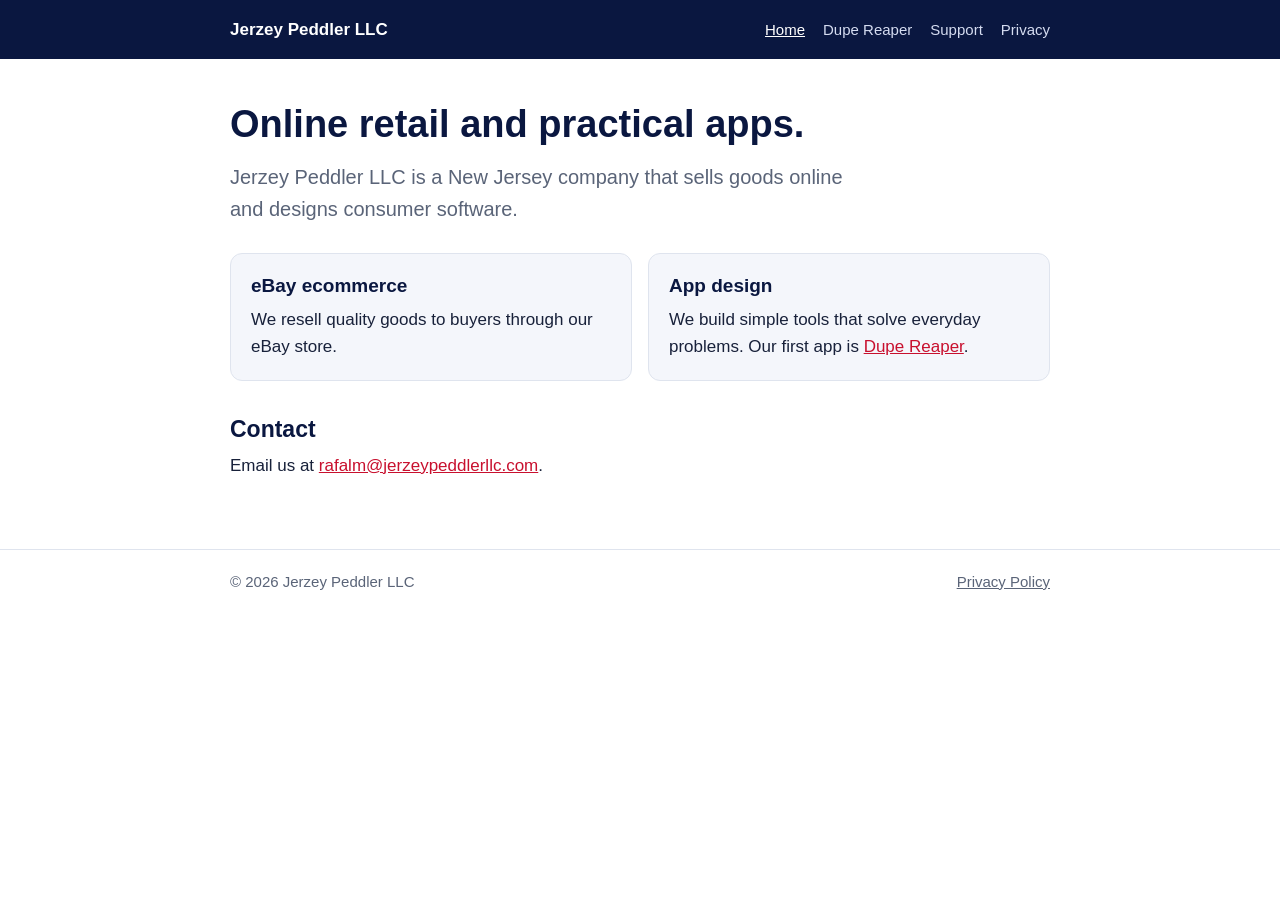
<file: index.html>
<!doctype html>
<html lang="en">
<head>
<meta charset="utf-8">
<meta name="viewport" content="width=device-width, initial-scale=1">
<title>Jerzey Peddler LLC</title>
<meta name="description" content="Jerzey Peddler LLC sells goods online and builds consumer apps, including Dupe Reaper.">
<link rel="stylesheet" href="style.css">
</head>
<body>
<header><div class="wrap">
  <a class="brand" href="index.html">Jerzey Peddler LLC</a>
  <nav>
    <a href="index.html" aria-current="page">Home</a>
    <a href="dupe-reaper.html">Dupe Reaper</a>
    <a href="support.html">Support</a>
    <a href="privacy.html">Privacy</a>
  </nav>
</div></header>
<main><div class="wrap">
  <h1>Online retail and practical apps.</h1>
  <p class="lead">Jerzey Peddler LLC is a New Jersey company that sells goods online and designs consumer software.</p>

  <div class="cards">
    <section class="card">
      <h2>eBay ecommerce</h2>
      <p>We resell quality goods to buyers through our eBay store.</p>
    </section>
    <section class="card">
      <h2>App design</h2>
      <p>We build simple tools that solve everyday problems. Our first app is <a href="dupe-reaper.html">Dupe Reaper</a>.</p>
    </section>
  </div>

  <h2>Contact</h2>
  <p>Email us at <a href="mailto:rafalm@jerzeypeddlerllc.com">rafalm@jerzeypeddlerllc.com</a>.</p>
</div></main>
<footer><div class="wrap">
  <span>&copy; 2026 Jerzey Peddler LLC</span>
  <a href="privacy.html">Privacy Policy</a>
</div></footer>
</body>
</html>
</file>
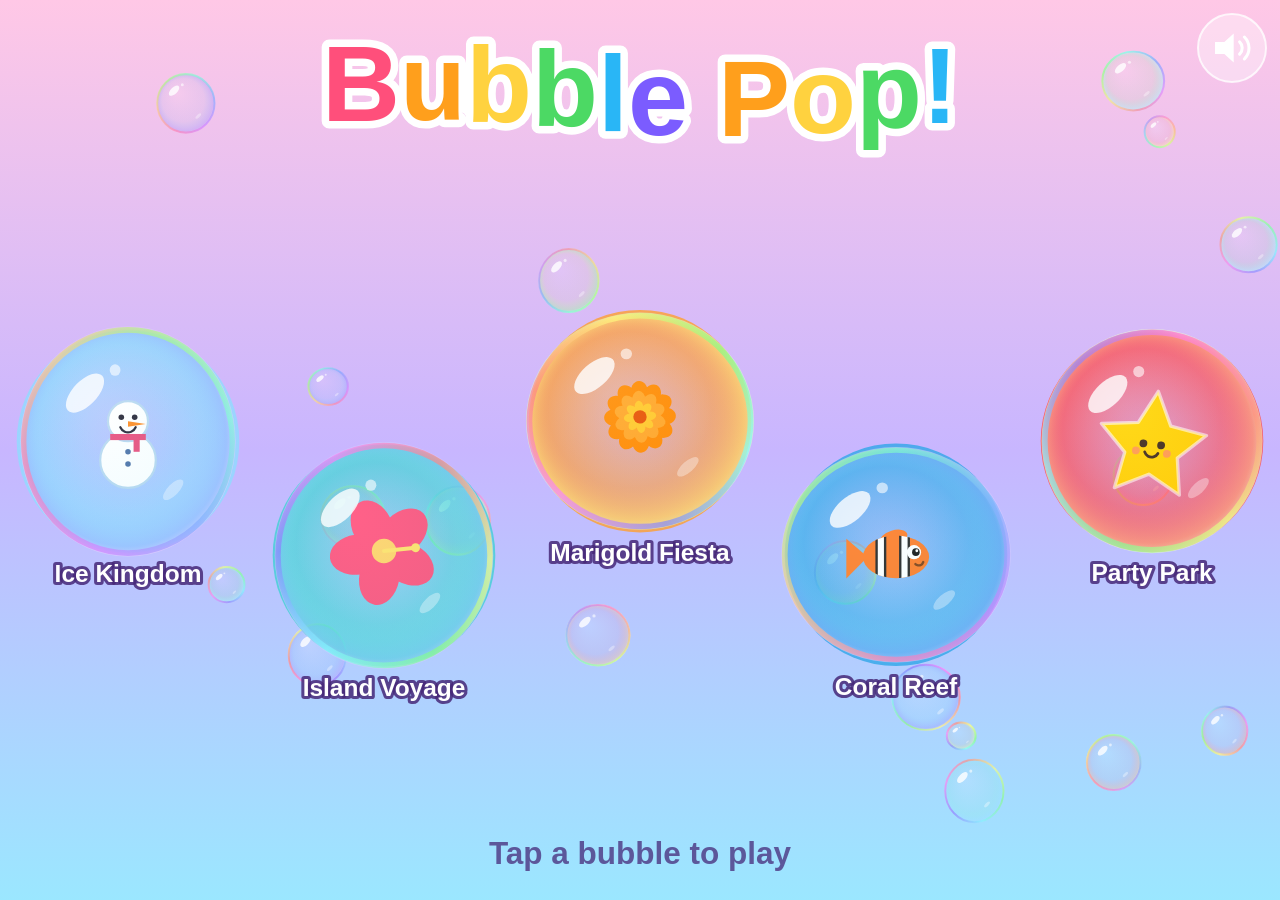
<file: bubble-pop/index.html>
<!doctype html>
<html lang="en">
<head>
<meta charset="utf-8">
<meta name="viewport" content="width=device-width,initial-scale=1,maximum-scale=1,user-scalable=no,viewport-fit=cover">
<meta name="apple-mobile-web-app-capable" content="yes">
<meta name="mobile-web-app-capable" content="yes">
<meta name="apple-mobile-web-app-status-bar-style" content="black-translucent">
<meta name="apple-mobile-web-app-title" content="Bubble Pop">
<meta name="theme-color" content="#7b5cff">
<meta name="robots" content="noindex">
<title>Bubble Pop</title>
<link rel="apple-touch-icon" id="touchIcon" href="">
<style>
  html,body{margin:0;height:100%;overflow:hidden;background:#b9a6ff;
    touch-action:none;-webkit-user-select:none;user-select:none;
    -webkit-touch-callout:none;-webkit-tap-highlight-color:transparent;overscroll-behavior:none}
  canvas{display:block;position:fixed;left:0;top:0;width:100vw;height:100vh;height:100dvh}
  #sa{position:fixed;left:0;top:0;visibility:hidden;pointer-events:none;
    padding:env(safe-area-inset-top) env(safe-area-inset-right) env(safe-area-inset-bottom) env(safe-area-inset-left)}
</style>
</head>
<body>
<canvas id="c"></canvas>
<div id="sa"></div>
<script>
'use strict';
/* ============================================================
   Bubble Pop - a toddler bubble game. Five themed worlds.
   All art is drawn in code, all music/SFX synthesized live.
   ============================================================ */
const TAU = Math.PI * 2;
const rnd = (a, b) => a + Math.random() * (b - a);
const pick = a => a[(Math.random() * a.length) | 0];
const clamp = (v, a, b) => v < a ? a : v > b ? b : v;
const mtof = m => 440 * Math.pow(2, (m - 69) / 12);
const arr = (n, fn) => Array.from({length: n}, (_, i) => fn(i));
const FONT = '"Chalkboard SE","Comic Sans MS","Marker Felt","Arial Rounded MT Bold",sans-serif';

const cv = document.getElementById('c');
let g = cv.getContext('2d');
let W = 0, H = 0, S = 1, DPR = 1;
const safe = {t: 0, r: 0, b: 0, l: 0};

/* ---------------- AUDIO ---------------- */
const AC = window.AudioContext || window.webkitAudioContext;
let ac = null, master, musicBus, sfxBus, noiseBuf;
let muted = false;
try { muted = localStorage.getItem('bp_muted') === '1'; } catch (e) {}

function makeImpulse(sec) {
  const len = ac.sampleRate * sec, b = ac.createBuffer(2, len, ac.sampleRate);
  for (let c = 0; c < 2; c++) {
    const d = b.getChannelData(c);
    for (let i = 0; i < len; i++) d[i] = (Math.random() * 2 - 1) * Math.pow(1 - i / len, 3);
  }
  return b;
}
function initAudio() {
  if (ac) { if (ac.state !== 'running') ac.resume(); return; }
  if (!AC) return;
  try { if (navigator.audioSession) navigator.audioSession.type = 'playback'; } catch (e) {}
  ac = new AC();
  master = ac.createGain(); master.gain.value = muted ? 0 : 0.9;
  const comp = ac.createDynamicsCompressor();
  comp.threshold.value = -16; comp.ratio.value = 4;
  master.connect(comp); comp.connect(ac.destination);
  musicBus = ac.createGain(); musicBus.gain.value = 0.3;
  sfxBus = ac.createGain(); sfxBus.gain.value = 0.75;
  const rev = ac.createConvolver(); rev.buffer = makeImpulse(2.2);
  const rvg = ac.createGain(); rvg.gain.value = 0.3;
  rev.connect(rvg); rvg.connect(master);
  musicBus.connect(master); sfxBus.connect(master);
  musicBus.connect(rev); sfxBus.connect(rev);
  noiseBuf = ac.createBuffer(1, ac.sampleRate * 2, ac.sampleRate);
  const nd = noiseBuf.getChannelData(0);
  for (let i = 0; i < nd.length; i++) nd[i] = Math.random() * 2 - 1;
  const s = ac.createBufferSource(); s.buffer = ac.createBuffer(1, 1, 22050);
  s.connect(ac.destination); s.start(0);
}
function osc(bus, type, f, t, vol, a, dec, o = {}) {
  const os = ac.createOscillator(); os.type = type;
  os.frequency.setValueAtTime(f, t);
  if (o.glide) os.frequency.exponentialRampToValueAtTime(o.glide, t + (o.glideT || dec));
  const gn = ac.createGain();
  gn.gain.setValueAtTime(0.0001, t);
  gn.gain.exponentialRampToValueAtTime(vol, t + a);
  gn.gain.exponentialRampToValueAtTime(0.0001, t + a + dec);
  let node = os;
  if (o.lp) {
    const fl = ac.createBiquadFilter(); fl.type = 'lowpass';
    fl.frequency.setValueAtTime(Math.min(o.lp, 18000), t);
    if (o.lpEnd) fl.frequency.exponentialRampToValueAtTime(o.lpEnd, t + a + dec);
    os.connect(fl); node = fl;
  }
  node.connect(gn); gn.connect(bus);
  if (o.vib) {
    const l = ac.createOscillator(); l.frequency.value = o.vib;
    const lg = ac.createGain(); lg.gain.value = o.vibAmt || 6;
    l.connect(lg); lg.connect(os.frequency); l.start(t); l.stop(t + a + dec + 0.05);
  }
  os.start(t); os.stop(t + a + dec + 0.05);
}
function noise(bus, t, vol, dec, type, freq, q, o = {}) {
  const s = ac.createBufferSource(); s.buffer = noiseBuf;
  const f = ac.createBiquadFilter(); f.type = type; f.Q.value = q || 1;
  f.frequency.setValueAtTime(freq, t);
  if (o.fEnd) f.frequency.exponentialRampToValueAtTime(o.fEnd, t + dec);
  const gn = ac.createGain(), a = o.a || 0.003;
  gn.gain.setValueAtTime(0.0001, t);
  gn.gain.exponentialRampToValueAtTime(vol, t + a);
  gn.gain.exponentialRampToValueAtTime(0.0001, t + a + dec);
  s.connect(f); f.connect(gn); gn.connect(bus);
  s.start(t, Math.random() * 1.5); s.stop(t + a + dec + 0.1);
}
const INST = {
  bell(f, t, v, b) { osc(b, 'sine', f, t, v, 0.004, 1.4); osc(b, 'sine', f * 2, t, v * 0.3, 0.004, 0.5); osc(b, 'sine', f * 3.01, t, v * 0.12, 0.003, 0.25); },
  box(f, t, v, b) { osc(b, 'sine', f, t, v, 0.003, 0.9); osc(b, 'triangle', f * 2, t, v * 0.18, 0.003, 0.3); },
  pad(f, t, v, b) { osc(b, 'triangle', f, t, v, 0.5, 2.6, {lp: 1200}); osc(b, 'sine', f * 1.004, t, v * 0.6, 0.6, 2.6); },
  pluck(f, t, v, b) { osc(b, 'triangle', f, t, v, 0.003, 0.45, {lp: f * 8, lpEnd: f * 1.5}); osc(b, 'sawtooth', f, t, v * 0.25, 0.003, 0.25, {lp: f * 5, lpEnd: f}); },
  uke(f, t, v, b) { osc(b, 'triangle', f, t, v, 0.002, 0.32, {lp: f * 10, lpEnd: f * 2}); osc(b, 'square', f, t, v * 0.07, 0.002, 0.12, {lp: f * 4}); },
  marimba(f, t, v, b) { osc(b, 'sine', f, t, v, 0.003, 0.5); osc(b, 'sine', f * 4, t, v * 0.25, 0.002, 0.07); },
  xylo(f, t, v, b) { osc(b, 'sine', f, t, v, 0.002, 0.32); osc(b, 'sine', f * 3, t, v * 0.35, 0.002, 0.06); },
  steel(f, t, v, b) { osc(b, 'sine', f, t, v, 0.006, 0.9); osc(b, 'sine', f * 2, t, v * 0.35, 0.006, 0.5); osc(b, 'sine', f * 3.02, t, v * 0.15, 0.004, 0.25); },
  brass(f, t, v, b) { osc(b, 'sawtooth', f, t, v * 0.6, 0.03, 0.32, {lp: f * 3.5, lpEnd: f * 1.6, vib: 5.5, vibAmt: f * 0.012}); osc(b, 'sawtooth', f * 1.004, t, v * 0.4, 0.04, 0.3, {lp: f * 3}); },
  bass(f, t, v, b) { osc(b, 'triangle', f, t, v, 0.005, 0.45); osc(b, 'sine', f, t, v * 0.6, 0.005, 0.5); },
  tuba(f, t, v, b) { osc(b, 'sawtooth', f, t, v * 0.5, 0.015, 0.28, {lp: f * 2.5, lpEnd: f * 1.2}); osc(b, 'sine', f, t, v * 0.6, 0.01, 0.3); },
  log(f, t, v, b) { osc(b, 'sine', f, t, v, 0.002, 0.28, {glide: f * 0.7, glideT: 0.2}); osc(b, 'triangle', f * 2.3, t, v * 0.2, 0.002, 0.05); },
  shaker(f, t, v, b) { noise(b, t, v * 0.5, 0.05, 'highpass', 6500, 0.7); },
  wood(f, t, v, b) { osc(b, 'sine', 1100, t, v * 0.7, 0.001, 0.06); noise(b, t, v * 0.3, 0.02, 'bandpass', 2500, 3); },
  kick(f, t, v, b) { osc(b, 'sine', 120, t, v, 0.002, 0.22, {glide: 45, glideT: 0.15}); },
};
const PERC = new Set(['shaker', 'wood', 'kick']);
function play(name, n, t, v, bus) {
  if (!ac) return;
  bus = bus || sfxBus;
  const fn = INST[name];
  if (Array.isArray(n)) {
    const strum = (name === 'pluck' || name === 'uke') ? 0.022 : 0;
    n.forEach((m, i) => fn(mtof(m), t + i * strum, v * 0.7, bus));
  } else fn(PERC.has(name) ? 0 : mtof(n), t, v, bus);
}

/* --- music sequencer --- */
function rep(a, n) { let o = []; for (let i = 0; i < n; i++) o = o.concat(a); return o; }
function prog(chords, pat, sh = 0) {
  const o = [];
  for (const c of chords) {
    const tn = [c[0], c[1], c[2], c[0] + 12, c[1] + 12, c[2] + 12];
    for (const p of pat) {
      let v = 0;
      if (p === 'C') v = c.map(x => x + sh);
      else if (p === 'R') v = c[0] - 12 + sh;
      else if (p === 'F') v = c[2] - 12 + sh;
      else if (typeof p === 'number') v = tn[p] + sh;
      o.push(v);
    }
  }
  return o;
}
let seq = null, musicTarget = null;
function startMusic(m) {
  musicTarget = m;
  if (!ac) return;
  const now = ac.currentTime;
  musicBus.gain.cancelScheduledValues(now);
  musicBus.gain.setTargetAtTime(0, now, 0.08);
  seq = null;
  setTimeout(() => {
    if (musicTarget !== m || !ac) return;
    seq = {m, step: 0, next: ac.currentTime + 0.05};
    musicBus.gain.setTargetAtTime(0.3, ac.currentTime, 0.25);
  }, 350);
}
function schedule() {
  if (!seq || !ac || ac.state !== 'running') return;
  const m = seq.m;
  if (seq.next < ac.currentTime - 0.2) seq.next = ac.currentTime + 0.05;
  while (seq.next < ac.currentTime + 0.15) {
    const s = seq.step;
    let t = seq.next;
    if (m.swing && s % 2 === 1) t += m.step * m.swing;
    for (const tr of m.tracks) {
      const n = tr.n[s % tr.n.length];
      if (n) play(tr.i, n, t, tr.v, musicBus);
    }
    seq.next += m.step; seq.step++;
  }
}
setInterval(schedule, 40);

function basePop(t, v = 1) {
  noise(sfxBus, t, 0.35 * v, 0.045, 'bandpass', 1600, 0.9);
  osc(sfxBus, 'sine', 500, t, 0.25 * v, 0.002, 0.07, {glide: 1400, glideT: 0.06});
}
function nextNote(th) {
  th.ni = clamp((th.ni == null ? 3 : th.ni) + pick([-2, -1, 1, 1, 2]), 0, th.scale.length - 1);
  return th.scale[th.ni];
}
function popSound(th, golden) {
  if (!ac) return;
  const t = ac.currentTime + 0.005;
  th.sfx(t, nextNote(th));
  if (golden) fanfare(th);
}
function fanfare(th) {
  if (!ac) return;
  const t = ac.currentTime + 0.05, sc = th.scale;
  for (let i = 0; i < 7; i++) play(th.inst, sc[Math.min(i, sc.length - 1)], t + i * 0.075, 0.28);
  play('bell', [sc[0] + 12, sc[2] + 12, sc[4] + 12], t + 0.55, 0.35);
  for (let i = 0; i < 10; i++) play('shaker', 0, t + i * 0.035, 0.4);
  noise(sfxBus, t + 0.3, 0.12, 1.2, 'highpass', 5000, 0.5, {a: 0.3});
}

/* ---------------- DRAW HELPERS ---------------- */
function circ(x, y, r) { g.beginPath(); g.arc(x, y, Math.max(0.1, r), 0, TAU); }
function lin(x0, y0, x1, y1, stops) {
  const gr = g.createLinearGradient(x0, y0, x1, y1);
  for (const [o, c] of stops) gr.addColorStop(o, c);
  return gr;
}
function poly(pts, fill) {
  g.fillStyle = fill; g.beginPath(); g.moveTo(pts[0][0], pts[0][1]);
  for (let i = 1; i < pts.length; i++) g.lineTo(pts[i][0], pts[i][1]);
  g.closePath(); g.fill();
}
function wavePath(y0, amp, freq, ph) {
  g.beginPath(); g.moveTo(0, H);
  for (let x = 0; x <= W + 20; x += 20) g.lineTo(x, y0 + Math.sin(x * freq + ph) * amp);
  g.lineTo(W, H); g.closePath();
}
function starPath(R, r, n = 5) {
  g.beginPath();
  for (let i = 0; i < n * 2; i++) {
    const a = -Math.PI / 2 + i * Math.PI / n, rr = i % 2 ? r : R;
    i ? g.lineTo(Math.cos(a) * rr, Math.sin(a) * rr) : g.moveTo(Math.cos(a) * rr, Math.sin(a) * rr);
  }
  g.closePath();
}
function heartPath(s) {
  g.beginPath(); g.moveTo(0, s * 0.75);
  g.bezierCurveTo(-s * 1.1, s * 0.05, -s * 0.6, -s * 0.85, 0, -s * 0.35);
  g.bezierCurveTo(s * 0.6, -s * 0.85, s * 1.1, s * 0.05, 0, s * 0.75);
  g.closePath();
}
function drawCloud(x, y, s) {
  g.fillStyle = 'rgba(255,255,255,0.95)';
  circ(x, y, s); g.fill(); circ(x + s * 0.9, y + s * 0.2, s * 0.75); g.fill();
  circ(x - s * 0.9, y + s * 0.25, s * 0.7); g.fill(); circ(x + s * 0.3, y - s * 0.45, s * 0.7); g.fill();
}

/* --- items (things inside bubbles) --- */
function drawSnowflake(s, col, lw) {
  g.strokeStyle = col; g.lineWidth = lw || s * 0.13; g.lineCap = 'round';
  g.beginPath();
  for (let i = 0; i < 6; i++) {
    const a = i * TAU / 6, c = Math.cos(a), sn = Math.sin(a);
    g.moveTo(0, 0); g.lineTo(c * s, sn * s);
    const bx = c * s * 0.55, by = sn * s * 0.55, L = s * 0.3;
    for (const d of [-1, 1]) { const a2 = a + d * 0.7; g.moveTo(bx, by); g.lineTo(bx + Math.cos(a2) * L, by + Math.sin(a2) * L); }
  }
  g.stroke();
}
function drawSnowman(s) {
  g.translate(0, -s * 0.15);
  g.fillStyle = '#fff'; g.strokeStyle = '#b8d8f0'; g.lineWidth = s * 0.04;
  circ(0, s * 0.45, s * 0.5); g.fill(); g.stroke();
  circ(0, -s * 0.25, s * 0.36); g.fill(); g.stroke();
  g.fillStyle = '#e94b7a'; g.fillRect(-s * 0.32, -s * 0.02, s * 0.64, s * 0.11); g.fillRect(s * 0.1, 0, s * 0.11, s * 0.3);
  g.fillStyle = '#223'; circ(-s * 0.12, -s * 0.32, s * 0.05); g.fill(); circ(s * 0.12, -s * 0.32, s * 0.05); g.fill();
  g.fillStyle = '#ff8a1f'; g.beginPath(); g.moveTo(0, -s * 0.25); g.lineTo(s * 0.32, -s * 0.2); g.lineTo(0, -s * 0.15); g.closePath(); g.fill();
  g.strokeStyle = '#223'; g.lineWidth = s * 0.04; g.lineCap = 'round';
  g.beginPath(); g.arc(0, -s * 0.2, s * 0.15, 0.4, Math.PI - 0.4); g.stroke();
  g.fillStyle = '#4a6fa5'; circ(0, s * 0.3, s * 0.05); g.fill(); circ(0, s * 0.52, s * 0.05); g.fill();
}
function drawFlower(s, c, c2) {
  g.fillStyle = c;
  for (let i = 0; i < 5; i++) { g.save(); g.rotate(i * TAU / 5); g.beginPath(); g.ellipse(0, -s * 0.48, s * 0.36, s * 0.5, 0, 0, TAU); g.fill(); g.restore(); }
  g.fillStyle = c2; circ(0, 0, s * 0.22); g.fill();
  g.strokeStyle = '#ffe066'; g.lineWidth = s * 0.07; g.lineCap = 'round';
  g.beginPath(); g.moveTo(0, 0); g.lineTo(s * 0.35, -s * 0.45); g.stroke();
  g.fillStyle = '#ffe066'; circ(s * 0.35, -s * 0.45, s * 0.08); g.fill();
}
function drawShell(s, c) {
  const cy = s * 0.5, R = s, n = 7, a0 = Math.PI * 1.15, a1 = Math.PI * 1.85;
  g.fillStyle = c; g.beginPath(); g.moveTo(0, cy);
  for (let i = 0; i < n; i++) {
    const aa = a0 + (a1 - a0) * i / n, ab = a0 + (a1 - a0) * (i + 1) / n, am = (aa + ab) / 2;
    if (i === 0) g.lineTo(Math.cos(aa) * R, cy + Math.sin(aa) * R);
    g.quadraticCurveTo(Math.cos(am) * R * 1.12, cy + Math.sin(am) * R * 1.12, Math.cos(ab) * R, cy + Math.sin(ab) * R);
  }
  g.closePath(); g.fill();
  g.strokeStyle = 'rgba(170,70,60,0.45)'; g.lineWidth = s * 0.05; g.beginPath();
  for (let i = 0; i <= n; i++) { const a = a0 + (a1 - a0) * i / n; g.moveTo(0, cy); g.lineTo(Math.cos(a) * R * 0.95, cy + Math.sin(a) * R * 0.95); }
  g.stroke();
  g.fillStyle = c; g.beginPath(); g.ellipse(0, cy, s * 0.22, s * 0.12, 0, 0, TAU); g.fill();
}
function drawTurtle(s, t) {
  const fl = Math.sin(t * 4) * 0.35;
  g.fillStyle = '#6fcf7f';
  for (const [fx, fy, base] of [[0.38, -0.42, -0.9], [0.38, 0.42, 0.9], [-0.42, -0.36, -2.3], [-0.42, 0.36, 2.3]]) {
    g.save(); g.translate(fx * s, fy * s); g.rotate(base + (fy < 0 ? fl : -fl));
    g.beginPath(); g.ellipse(s * 0.18, 0, s * 0.26, s * 0.11, 0, 0, TAU); g.fill(); g.restore();
  }
  g.beginPath(); g.ellipse(s * 0.72, 0, s * 0.22, s * 0.19, 0, 0, TAU); g.fill();
  g.fillStyle = '#2e8b57'; g.beginPath(); g.ellipse(0, 0, s * 0.58, s * 0.46, 0, 0, TAU); g.fill();
  g.fillStyle = '#45b36b';
  for (const [hx, hy, hr] of [[0, 0, 0.17], [-0.3, -0.17, 0.12], [-0.3, 0.17, 0.12], [0.28, -0.17, 0.12], [0.28, 0.17, 0.12]]) { circ(hx * s, hy * s, hr * s); g.fill(); }
  g.fillStyle = '#123'; circ(s * 0.8, -s * 0.07, s * 0.05); g.fill();
  g.fillStyle = '#fff'; circ(s * 0.815, -s * 0.085, s * 0.018); g.fill();
  g.strokeStyle = '#123'; g.lineWidth = s * 0.035; g.lineCap = 'round';
  g.beginPath(); g.arc(s * 0.76, s * 0.03, s * 0.09, 0.3, 1.6); g.stroke();
}
function drawMarigold(s) {
  for (const [R, n, c] of [[s * 0.62, 12, '#ff8c00'], [s * 0.45, 10, '#ffa726'], [s * 0.28, 8, '#ffca28']]) {
    g.fillStyle = c;
    for (let i = 0; i < n; i++) {
      const a = i * TAU / n + R;
      g.beginPath(); g.ellipse(Math.cos(a) * R * 0.62, Math.sin(a) * R * 0.62, R * 0.42, R * 0.28, a, 0, TAU); g.fill();
    }
  }
  g.fillStyle = '#e65100'; circ(0, 0, s * 0.12); g.fill();
}
function drawFish(s, body, stripe, dir = 1, t = 0) {
  g.save(); g.scale(dir, 1);
  const w = Math.sin(t * 10) * 0.25;
  g.fillStyle = body;
  g.beginPath(); g.moveTo(-s * 0.6, 0); g.lineTo(-s * 1.05, -s * 0.42 + w * s * 0.3); g.lineTo(-s * 1.05, s * 0.42 + w * s * 0.3); g.closePath(); g.fill();
  g.beginPath(); g.ellipse(-s * 0.05, -s * 0.4, s * 0.3, s * 0.16, -0.3, 0, TAU); g.fill();
  g.beginPath(); g.ellipse(0, 0, s * 0.7, s * 0.45, 0, 0, TAU); g.fill();
  if (stripe) {
    g.save(); g.clip(); g.fillStyle = stripe; g.strokeStyle = '#222'; g.lineWidth = s * 0.05;
    for (const x of [-0.32, 0.18]) { g.fillRect(x * s - s * 0.09, -s, s * 0.18, 2 * s); g.strokeRect(x * s - s * 0.09, -s, s * 0.18, 2 * s); }
    g.restore();
  }
  g.fillStyle = '#fff'; circ(s * 0.38, -s * 0.1, s * 0.15); g.fill();
  g.fillStyle = '#111'; circ(s * 0.42, -s * 0.1, s * 0.08); g.fill();
  g.fillStyle = '#fff'; circ(s * 0.44, -s * 0.13, s * 0.03); g.fill();
  g.strokeStyle = 'rgba(0,0,0,0.5)'; g.lineWidth = s * 0.05; g.lineCap = 'round';
  g.beginPath(); g.arc(s * 0.48, s * 0.08, s * 0.1, 0.3, Math.PI - 0.8); g.stroke();
  g.restore();
}
function drawStar(s, c, face) {
  g.fillStyle = c; g.lineJoin = 'round'; starPath(s, s * 0.5); g.fill();
  g.strokeStyle = 'rgba(255,255,255,0.6)'; g.lineWidth = s * 0.06; g.stroke();
  if (face) {
    g.fillStyle = '#3a2a1a'; circ(-s * 0.16, -s * 0.04, s * 0.07); g.fill(); circ(s * 0.16, -s * 0.04, s * 0.07); g.fill();
    g.strokeStyle = '#3a2a1a'; g.lineWidth = s * 0.05; g.lineCap = 'round';
    g.beginPath(); g.arc(0, s * 0.06, s * 0.13, 0.4, Math.PI - 0.4); g.stroke();
    g.fillStyle = 'rgba(255,110,140,0.55)'; circ(-s * 0.28, s * 0.1, s * 0.07); g.fill(); circ(s * 0.28, s * 0.1, s * 0.07); g.fill();
  }
}
function drawHeart(s, c) {
  g.fillStyle = c; heartPath(s * 0.85); g.fill();
  g.fillStyle = 'rgba(255,255,255,0.55)'; g.beginPath(); g.ellipse(-s * 0.32, -s * 0.22, s * 0.12, s * 0.07, -0.7, 0, TAU); g.fill();
}
function drawBalloon(s, c) {
  g.strokeStyle = 'rgba(80,80,80,0.7)'; g.lineWidth = s * 0.04;
  g.beginPath(); g.moveTo(0, s * 0.55); g.quadraticCurveTo(s * 0.15, s * 0.8, 0, s * 1.0); g.stroke();
  g.fillStyle = c; g.beginPath(); g.ellipse(0, -s * 0.1, s * 0.5, s * 0.6, 0, 0, TAU); g.fill();
  g.beginPath(); g.moveTo(-s * 0.08, s * 0.56); g.lineTo(s * 0.08, s * 0.56); g.lineTo(0, s * 0.46); g.fill();
  g.fillStyle = 'rgba(255,255,255,0.5)'; g.beginPath(); g.ellipse(-s * 0.2, -s * 0.3, s * 0.1, s * 0.18, 0.4, 0, TAU); g.fill();
}
function drawItem(it, s, t) {
  switch (it.k) {
    case 'snowflake': g.rotate(t * 0.5); drawSnowflake(s, it.c); g.fillStyle = it.c; circ(0, 0, s * 0.12); g.fill(); break;
    case 'snowman': drawSnowman(s); break;
    case 'heart': drawHeart(s, it.c); break;
    case 'flower': g.rotate(t * 0.3); drawFlower(s, it.c, it.c2); break;
    case 'shell': drawShell(s, it.c); break;
    case 'turtle': drawTurtle(s, t); break;
    case 'marigold': g.rotate(t * 0.4); drawMarigold(s); break;
    case 'fish': drawFish(s * 0.85, it.c, it.c2, 1, t); break;
    case 'star': g.rotate(Math.sin(t * 2) * 0.2); drawStar(s, it.c, true); break;
    case 'balloon': drawBalloon(s, it.c); break;
  }
}

/* ---------------- THEMES ---------------- */
function mountains(minP, maxP, base, n) {
  const pts = [[-50, H]], step = W * 1.1 / n;
  for (let i = 0; i <= n; i++) {
    const xp = -W * 0.05 + i * step + rnd(-20, 20);
    pts.push([xp, rnd(minP, maxP)]);
    if (i < n) pts.push([xp + step / 2, base - rnd(0, H * 0.06)]);
  }
  pts.push([W + 50, H]);
  return pts;
}

const ICE = {
  name: 'Ice Kingdom', col: '#8fdcff', hues: [190, 200, 210, 230, 265],
  items: [{k: 'snowflake', c: '#ffffff'}, {k: 'snowflake', c: '#cfefff'}, {k: 'snowman'}, {k: 'heart', c: '#9fe0ff'}],
  burst: [{k: 'flake', n: 10, c: ['#ffffff', '#dff6ff', '#b0e8ff'], gr: 0.12, sp: 0.9}, {k: 'spark', n: 18, c: ['#c9f6ff', '#ffffff', '#e2d4ff'], sp: 1.3}],
  ring: '#e6fbff', inst: 'bell', scale: [74, 76, 78, 81, 83, 86, 88, 90, 93],
  sfx(t, m) {
    basePop(t); play('bell', m, t + 0.01, 0.35);
    [7, 12, 16, 19].forEach((d, i) => play('bell', m + d, t + 0.06 + i * 0.05, 0.07));
    noise(sfxBus, t, 0.06, 0.5, 'highpass', 8000, 0.5);
  },
  init(st) {
    st.sky = lin(0, 0, 0, H, [[0, '#0a1747'], [0.45, '#2a4c9c'], [1, '#a6d8f7']]);
    st.stars = arr(50, () => ({x: rnd(0, W), y: rnd(0, H * 0.5), r: rnd(0.6, 1.8), p: rnd(0, TAU)}));
    st.flakes = arr(70, () => ({x: rnd(0, W), y: rnd(0, H), s: S * rnd(0.004, 0.012), v: S * rnd(0.03, 0.09), p: rnd(0, TAU), shape: Math.random() < 0.3}));
    st.m1 = mountains(H * 0.42, H * 0.58, H * 0.8, 6);
    st.m2 = mountains(H * 0.58, H * 0.7, H * 0.86, 5);
    st.mg1 = lin(0, H * 0.42, 0, H * 0.82, [[0, '#ffffff'], [1, '#7aa9de']]);
    st.mg2 = lin(0, H * 0.58, 0, H * 0.88, [[0, '#ffffff'], [1, '#a9cdf2']]);
  },
  draw(st, t, dt) {
    g.fillStyle = st.sky; g.fillRect(0, 0, W, H);
    g.fillStyle = '#fff';
    for (const s of st.stars) { g.globalAlpha = 0.3 + 0.7 * Math.abs(Math.sin(t * 1.5 + s.p)); circ(s.x, s.y, s.r); g.fill(); }
    g.globalAlpha = 1;
    g.save(); g.globalCompositeOperation = 'lighter'; g.lineCap = 'round';
    const cols = ['rgba(90,255,190,0.16)', 'rgba(120,170,255,0.14)', 'rgba(210,140,255,0.12)'];
    for (let i = 0; i < 3; i++) {
      g.strokeStyle = cols[i]; g.lineWidth = H * 0.07; g.beginPath();
      let first = true;
      for (let x = -20; x <= W + 20; x += 16) {
        const y = H * (0.13 + i * 0.06) + Math.sin(x * 0.005 + t * 0.35 + i * 2) * H * 0.04 + Math.sin(x * 0.012 - t * 0.22 + i) * H * 0.015;
        if (first) { g.moveTo(x, y); first = false; } else g.lineTo(x, y);
      }
      g.stroke();
    }
    g.restore();
    poly(st.m1, st.mg1); poly(st.m2, st.mg2);
    g.fillStyle = '#eef8ff'; g.beginPath(); g.moveTo(0, H); g.lineTo(0, H * 0.87);
    g.quadraticCurveTo(W * 0.3, H * 0.83, W * 0.55, H * 0.87); g.quadraticCurveTo(W * 0.8, H * 0.91, W, H * 0.86);
    g.lineTo(W, H); g.fill();
    for (const f of st.flakes) {
      f.y += f.v * dt; f.x += Math.sin(t * 0.8 + f.p) * S * 0.02 * dt;
      if (f.y > H + 10) { f.y = -10; f.x = rnd(0, W); }
      if (f.shape) { g.save(); g.translate(f.x, f.y); g.rotate(t * 0.5 + f.p); g.globalAlpha = 0.85; drawSnowflake(f.s * 1.8, '#fff', f.s * 0.35); g.restore(); }
      else { g.fillStyle = 'rgba(255,255,255,0.85)'; circ(f.x, f.y, f.s * 0.6); g.fill(); }
    }
  },
};
ICE.music = (() => {
  const ch = [[59, 62, 66], [55, 59, 62], [50, 54, 57], [57, 61, 64]];
  const c8 = ch.concat(ch);
  return {step: 0.36, tracks: [
    {i: 'box', v: 0.12, n: prog(c8, [0, 1, 2, 3, 4, 3, 2, 1], 12)},
    {i: 'pad', v: 0.07, n: prog(c8, ['C', null, null, null, null, null, null, null])},
    {i: 'bass', v: 0.18, n: prog(c8, ['R', null, null, null, 'F', null, null, null])},
    {i: 'bell', v: 0.17, n: [
      78, 0, 0, 0, 83, 0, 81, 0, 79, 0, 0, 0, 74, 0, 0, 0, 78, 0, 76, 0, 74, 0, 76, 0, 76, 0, 0, 0, 73, 0, 0, 0,
      74, 0, 78, 0, 83, 0, 85, 0, 86, 0, 0, 0, 83, 0, 79, 0, 81, 0, 78, 0, 74, 0, 78, 0, 76, 0, 0, 0, 0, 0, 0, 0]},
  ]};
})();

function drawCanoe(x, y, s) {
  g.strokeStyle = '#5a3418'; g.lineWidth = s * 0.08; g.beginPath(); g.moveTo(x, y - s * 0.1); g.lineTo(x, y - s * 1.6); g.stroke();
  g.fillStyle = '#f5e3bd'; g.strokeStyle = '#c9a26b'; g.lineWidth = s * 0.05;
  g.beginPath(); g.moveTo(x - s * 0.1, y - s * 1.75);
  g.quadraticCurveTo(x + s * 1.3, y - s * 1.2, x + s * 0.1, y - s * 0.2);
  g.quadraticCurveTo(x + s * 0.35, y - s * 0.95, x - s * 0.1, y - s * 1.75); g.closePath(); g.fill(); g.stroke();
  g.fillStyle = '#7a4421'; g.beginPath(); g.moveTo(x - s * 1.4, y - s * 0.2); g.lineTo(x + s * 1.4, y - s * 0.2);
  g.quadraticCurveTo(x, y + s * 0.6, x - s * 1.4, y - s * 0.2); g.fill();
}
function drawPalm(x, y, h, sway) {
  const tx = x + h * 0.15 + sway, ty = y - h;
  g.strokeStyle = '#8a5a2b'; g.lineWidth = S * 0.028; g.lineCap = 'round';
  g.beginPath(); g.moveTo(x, y); g.quadraticCurveTo(x + h * 0.25, y - h * 0.5, tx, ty); g.stroke();
  for (const a of [-2.9, -2.4, -1.9, -1.3, -0.8, -0.3, 0.2]) {
    const aa = a + sway * 0.004;
    const ex = tx + Math.cos(aa) * h * 0.55, ey = ty + Math.sin(aa) * h * 0.25 + h * 0.2;
    const cx = tx + Math.cos(aa) * h * 0.3, cy = ty - h * 0.15;
    g.strokeStyle = '#2e9e4f'; g.lineWidth = S * 0.032; g.beginPath(); g.moveTo(tx, ty); g.quadraticCurveTo(cx, cy, ex, ey); g.stroke();
    g.strokeStyle = '#5fd17a'; g.lineWidth = S * 0.01; g.beginPath(); g.moveTo(tx, ty); g.quadraticCurveTo(cx, cy, ex, ey); g.stroke();
  }
  g.fillStyle = '#5a3a1a';
  circ(tx - S * 0.012, ty + S * 0.015, S * 0.014); g.fill(); circ(tx + S * 0.014, ty + S * 0.018, S * 0.014); g.fill();
}
const ISLAND = {
  name: 'Island Voyage', col: '#3fd0d4', hues: [170, 185, 200, 40, 330],
  items: [{k: 'flower', c: '#ff4f7b', c2: '#ffd166'}, {k: 'flower', c: '#ff9f1c', c2: '#fff4d6'}, {k: 'shell', c: '#ffb5a7'}, {k: 'turtle'}],
  burst: [{k: 'drop', n: 14, c: ['#4fd8ff', '#b3f0ff', '#ffffff'], sp: 1.1, gr: 1.2}, {k: 'petal', n: 9, c: ['#ff4f7b', '#ff9ec0', '#ffd166'], sp: 0.8, gr: 0.2}, {k: 'spark', n: 6, c: ['#ffffff', '#fff3a0']}],
  ring: '#c9f7ff', inst: 'marimba', scale: [72, 74, 76, 79, 81, 84, 86, 88],
  sfx(t, m) {
    basePop(t); play('marimba', m, t, 0.4);
    osc(sfxBus, 'sine', 300, t + 0.02, 0.3, 0.004, 0.14, {glide: 1000, glideT: 0.12});
    noise(sfxBus, t + 0.03, 0.18, 0.3, 'lowpass', 2000, 0.8, {fEnd: 300});
  },
  init(st) {
    st.hz = H * 0.6;
    st.sky = lin(0, 0, 0, st.hz, [[0, '#38b6f0'], [0.7, '#a8e8ff'], [1, '#fff1c9']]);
    st.sea = lin(0, st.hz, 0, H, [[0, '#3cc8d8'], [0.5, '#139bbf'], [1, '#0b6f9c']]);
    st.clouds = arr(4, () => ({x: rnd(0, W), y: rnd(H * 0.1, H * 0.3), s: S * rnd(0.04, 0.07), v: S * rnd(0.01, 0.025)}));
    st.canoe = rnd(0, W);
    st.sparkles = arr(18, () => ({x: rnd(0, W), y: rnd(st.hz + 5, H), p: rnd(0, TAU)}));
  },
  draw(st, t, dt) {
    const hz = st.hz;
    g.fillStyle = st.sky; g.fillRect(0, 0, W, hz + 2);
    const sx = W * 0.78, sy = H * 0.2, sr = S * 0.07;
    const gl = g.createRadialGradient(sx, sy, sr * 0.5, sx, sy, sr * 3);
    gl.addColorStop(0, 'rgba(255,245,170,0.8)'); gl.addColorStop(1, 'rgba(255,245,170,0)');
    g.fillStyle = gl; circ(sx, sy, sr * 3); g.fill();
    g.save(); g.translate(sx, sy); g.rotate(t * 0.15); g.fillStyle = 'rgba(255,240,150,0.35)';
    for (let i = 0; i < 12; i++) { g.rotate(TAU / 12); g.beginPath(); g.moveTo(sr * 1.1, -sr * 0.12); g.lineTo(sr * 1.9, 0); g.lineTo(sr * 1.1, sr * 0.12); g.fill(); }
    g.restore();
    g.fillStyle = '#fff3a0'; circ(sx, sy, sr); g.fill();
    for (const c of st.clouds) { c.x += c.v * dt; if (c.x > W + c.s * 3) c.x = -c.s * 3; drawCloud(c.x, c.y, c.s); }
    g.fillStyle = '#2f8f63'; g.beginPath(); g.ellipse(W * 0.84, hz, W * 0.12, H * 0.04, 0, Math.PI, TAU); g.fill();
    g.fillStyle = st.sea; g.fillRect(0, hz, W, H - hz);
    g.lineWidth = 2;
    for (let k = 0; k < 6; k++) {
      const y = hz + (H - hz) * (0.08 + k * 0.16);
      g.strokeStyle = `rgba(255,255,255,${0.35 - k * 0.04})`; g.beginPath();
      for (let x = 0; x <= W; x += 14) { const yy = y + Math.sin(x * 0.03 + t * (1.2 + k * 0.2) + k) * (2 + k); x ? g.lineTo(x, yy) : g.moveTo(x, yy); }
      g.stroke();
    }
    g.fillStyle = '#fff';
    for (const s of st.sparkles) {
      g.globalAlpha = Math.max(0, Math.sin(t * 2 + s.p)) * 0.8;
      g.beginPath(); g.ellipse(s.x, s.y, 5, 1.5, 0, 0, TAU); g.fill();
    }
    g.globalAlpha = 1;
    st.canoe += S * 0.03 * dt; if (st.canoe > W + S * 0.15) st.canoe = -S * 0.15;
    drawCanoe(st.canoe, hz + H * 0.02 + Math.sin(t * 1.5) * 3, S * 0.045);
    g.fillStyle = '#ffe0a3'; g.beginPath(); g.ellipse(W * 0.16, hz + H * 0.045, W * 0.2, H * 0.045, 0, 0, TAU); g.fill();
    drawPalm(W * 0.12, hz + H * 0.03, H * 0.24, Math.sin(t * 0.9) * S * 0.012);
  },
};
ISLAND.music = (() => {
  const C = [60, 64, 67], F = [53, 57, 60], G = [55, 59, 62], Am = [57, 60, 64];
  const ch = [C, F, G, C, Am, F, G, C];
  return {step: 0.29, tracks: [
    {i: 'uke', v: 0.11, n: prog(ch, ['C', null, 'C', 'C', null, 'C', 'C', null])},
    {i: 'bass', v: 0.24, n: prog(ch, ['R', null, null, 'R', null, null, 'F', null])},
    {i: 'log', v: 0.26, n: rep([48, 0, 0, 43, 0, 0, 45, 0], 8)},
    {i: 'shaker', v: 0.22, n: rep([0, 1, 0, 1, 0, 1, 0, 1], 8)},
    {i: 'marimba', v: 0.22, n: [
      72, 0, 76, 0, 79, 0, 76, 0, 77, 0, 0, 76, 74, 0, 72, 0, 74, 0, 79, 0, 81, 0, 79, 0, 76, 0, 0, 0, 0, 0, 0, 0,
      81, 0, 79, 0, 76, 0, 79, 0, 81, 0, 84, 0, 81, 0, 79, 0, 76, 0, 74, 0, 79, 0, 74, 0, 72, 0, 0, 0, 0, 0, 0, 0]},
  ]};
})();

function drawFlag(w, h, c) {
  g.fillStyle = c; g.beginPath(); g.moveTo(-w / 2, 0); g.lineTo(w / 2, 0); g.lineTo(w / 2, h * 0.85);
  for (let k = 1; k <= 6; k++) g.lineTo(w / 2 - k * w / 6, h * (k % 2 ? 1 : 0.85));
  g.closePath(); g.fill();
  g.fillStyle = 'rgba(255,255,255,0.38)';
  circ(0, h * 0.45, w * 0.15); g.fill();
  for (const [dx, dy] of [[-0.28, 0.45], [0.28, 0.45], [0, 0.2], [0, 0.72]]) {
    g.save(); g.translate(dx * w, dy * h); g.rotate(Math.PI / 4); g.fillRect(-w * 0.05, -w * 0.05, w * 0.1, w * 0.1); g.restore();
  }
}
const FIESTA = {
  name: 'Marigold Fiesta', col: '#ff9f2e', hues: [20, 35, 50, 310, 280],
  items: [{k: 'marigold'}, {k: 'marigold'}, {k: 'star', c: '#ffd23f'}, {k: 'heart', c: '#ff4fa3'}],
  burst: [{k: 'petal', n: 14, c: ['#ff8c00', '#ffa726', '#ffca28'], gr: 0.3}, {k: 'confetti', n: 12, c: ['#ff4fa3', '#29d3c3', '#ffd23f', '#9b5de5', '#00bbf9'], gr: 0.5}, {k: 'note', n: 3, c: ['#fff3b0', '#ffd6f0']}],
  ring: '#ffd27a', inst: 'pluck', scale: [69, 71, 72, 74, 76, 77, 80, 81, 83, 84],
  sfx(t, m) {
    basePop(t); play('pluck', [m - 12, m - 5, m, m + 7], t, 0.45);
    play('shaker', 0, t + 0.05, 0.5); play('shaker', 0, t + 0.13, 0.4);
  },
  init(st) {
    st.sky = lin(0, 0, 0, H, [[0, '#1d0a3d'], [0.55, '#5a1a6e'], [0.85, '#c2457a'], [1, '#ff8c42']]);
    st.stars = arr(45, () => ({x: rnd(0, W), y: rnd(0, H * 0.6), r: rnd(0.6, 1.8), p: rnd(0, TAU)}));
    st.town = []; let x = -10;
    while (x < W) {
      const w = S * rnd(0.07, 0.13), h = H * rnd(0.1, 0.24);
      const wins = [];
      for (let yy = h * 0.15; yy < h - S * 0.03; yy += S * 0.035)
        for (let xx = w * 0.2; xx < w - S * 0.015; xx += S * 0.03) if (Math.random() < 0.55) wins.push([xx, yy]);
      st.town.push({x, w, h, c: pick(['#3b1557', '#2d1a5c', '#4a1d5e', '#26305e', '#3a2466']), wins});
      x += w + S * rnd(0, 0.012);
    }
    st.petals = arr(28, () => ({x: rnd(0, W), y: rnd(0, H), v: S * rnd(0.03, 0.07), p: rnd(0, TAU), s: S * rnd(0.006, 0.011), c: pick(['#ff8c00', '#ffa726', '#ffca28'])}));
    st.candles = arr(Math.max(5, Math.round(W / (S * 0.16))), i => ({x: (i + 0.5) * W / Math.max(5, Math.round(W / (S * 0.16))) + rnd(-8, 8), p: rnd(0, TAU), h: S * rnd(0.035, 0.06)}));
  },
  draw(st, t, dt) {
    g.fillStyle = st.sky; g.fillRect(0, 0, W, H);
    g.fillStyle = '#fff';
    for (const s of st.stars) { g.globalAlpha = 0.3 + 0.7 * Math.abs(Math.sin(t * 1.3 + s.p)); circ(s.x, s.y, s.r); g.fill(); }
    g.globalAlpha = 1;
    const mx = W * 0.2, my = H * 0.2 + S * 0.05, mr = S * 0.05;
    const mg = g.createRadialGradient(mx, my, mr * 0.8, mx, my, mr * 3);
    mg.addColorStop(0, 'rgba(255,240,200,0.45)'); mg.addColorStop(1, 'rgba(255,240,200,0)');
    g.fillStyle = mg; circ(mx, my, mr * 3); g.fill(); g.fillStyle = '#fff6d6'; circ(mx, my, mr); g.fill();
    // glowing marigold arch
    const R = Math.min(W * 0.6, H * 0.6), cx = W / 2, cy = H * 0.95;
    g.save(); g.globalCompositeOperation = 'lighter';
    for (let i = 0; i < 70; i++) {
      const a = Math.PI + 0.12 + (Math.PI - 0.24) * i / 69;
      const px = cx + Math.cos(a) * R, py = cy + Math.sin(a) * R;
      const al = 0.35 + 0.35 * Math.sin(t * 2 - i * 0.25);
      g.fillStyle = `rgba(255,150,30,${al * 0.35})`; circ(px, py, S * 0.018); g.fill();
      g.fillStyle = `rgba(255,190,60,${al})`; circ(px, py, S * 0.007); g.fill();
    }
    g.restore();
    const base = H * 0.88;
    for (const b of st.town) {
      g.fillStyle = b.c; g.fillRect(b.x, base - b.h, b.w, b.h);
      g.fillStyle = 'rgba(255,211,107,0.85)';
      for (const [wx, wy] of b.wins) g.fillRect(b.x + wx, base - b.h + wy, S * 0.012, S * 0.016);
    }
    g.fillStyle = '#2a0f3d'; g.fillRect(0, base, W, H - base);
    for (const c of st.candles) {
      const y = H * 0.95, fl = 1 + Math.sin(t * 9 + c.p) * 0.15 + Math.sin(t * 13 + c.p) * 0.1;
      g.fillStyle = '#fff1d6'; g.fillRect(c.x - S * 0.01, y - c.h, S * 0.02, c.h);
      const gg = g.createRadialGradient(c.x, y - c.h - S * 0.015, 1, c.x, y - c.h - S * 0.015, S * 0.06);
      gg.addColorStop(0, 'rgba(255,200,80,0.5)'); gg.addColorStop(1, 'rgba(255,200,80,0)');
      g.fillStyle = gg; circ(c.x, y - c.h - S * 0.015, S * 0.06); g.fill();
      g.fillStyle = '#ffb12b'; g.beginPath(); g.ellipse(c.x, y - c.h - S * 0.014 * fl, S * 0.007, S * 0.016 * fl, 0, 0, TAU); g.fill();
      g.fillStyle = '#fff3b0'; g.beginPath(); g.ellipse(c.x, y - c.h - S * 0.008, S * 0.0035, S * 0.008, 0, 0, TAU); g.fill();
    }
    const fcols = ['#ff4fa3', '#ff8c00', '#ffd23f', '#29d3c3', '#9b5de5', '#4cd964', '#00bbf9'];
    const n = Math.max(6, Math.round(W / (S * 0.14)));
    for (let j = 0; j < 2; j++) {
      const y0 = hud.home.y + hud.home.r + 14 + j * H * 0.1, sag = S * 0.04, fw = W / n * 0.82, fh = fw * 1.15;
      g.strokeStyle = 'rgba(255,255,255,0.5)'; g.lineWidth = 1.5; g.beginPath();
      for (let x = 0; x <= W; x += 10) { const y = y0 + sag * Math.sin(Math.PI * x / W); x ? g.lineTo(x, y) : g.moveTo(x, y); }
      g.stroke();
      for (let i = 0; i < n; i++) {
        const x = (i + 0.5) * W / n, y = y0 + sag * Math.sin(Math.PI * x / W);
        g.save(); g.translate(x, y); g.rotate(Math.sin(t * 1.6 + i * 0.7 + j) * 0.08);
        drawFlag(fw, fh, fcols[(i + j * 3) % fcols.length]); g.restore();
      }
    }
    for (const p of st.petals) {
      p.y += p.v * dt; p.x += Math.sin(t + p.p) * S * 0.03 * dt;
      if (p.y > H + 10) { p.y = -10; p.x = rnd(0, W); }
      g.fillStyle = p.c; g.beginPath(); g.ellipse(p.x, p.y, p.s, p.s * 0.6, t * 2 + p.p, 0, TAU); g.fill();
    }
  },
};
FIESTA.music = (() => {
  const Am = [57, 60, 64], E = [52, 56, 59], Dm = [50, 53, 57];
  const ch = [Am, E, E, Am, Dm, Am, E, Am];
  const mel = [76, 0, 77, 0, 76, 0, 80, 0, 0, 0, 76, 0, 74, 0, 76, 0, 74, 0, 72, 0, 0, 0, 69, 0,
               74, 0, 77, 0, 81, 0, 76, 0, 72, 0, 76, 0, 74, 0, 71, 0, 68, 0, 69, 0, 0, 0, 0, 0];
  const pcs = [9, 11, 0, 2, 4, 5, 8];
  const third = mel.map(m => {
    if (!m) return 0;
    const i = pcs.indexOf(m % 12); if (i < 0) return 0;
    const tp = pcs[(i - 2 + 7) % 7]; return m - ((m % 12 - tp + 12) % 12);
  });
  return {step: 0.19, tracks: [
    {i: 'bass', v: 0.24, n: prog(ch, ['R', null, null, null, 'F', null])},
    {i: 'pluck', v: 0.12, n: prog(ch, [null, null, 'C', null, 'C', null])},
    {i: 'shaker', v: 0.16, n: rep([1, 0, 1, 1, 1, 0], 8)},
    {i: 'brass', v: 0.18, n: mel},
    {i: 'brass', v: 0.11, n: third},
  ]};
})();

function newBgFish() {
  const c = pick(['#ff7b25', '#ffd23f', '#ff5fa2', '#7ee081', '#b28dff']);
  return {x: rnd(-50, W + 50), y: rnd(H * 0.15, H * 0.75), s: S * rnd(0.02, 0.038), v: S * rnd(0.04, 0.1), dir: pick([1, -1]), c, st: c === '#ff7b25' ? '#fff' : null, p: rnd(0, TAU)};
}
function coralBranch(x, y, len, ang, d, lw, t) {
  const ex = x + Math.cos(ang) * len, ey = y + Math.sin(ang) * len;
  g.lineWidth = lw; g.beginPath(); g.moveTo(x, y); g.lineTo(ex, ey); g.stroke();
  if (d > 0) {
    const sw = Math.sin(t * 0.8 + x * 0.01) * 0.06;
    coralBranch(ex, ey, len * 0.75, ang - 0.45 + sw, d - 1, lw * 0.75, t);
    coralBranch(ex, ey, len * 0.75, ang + 0.4 + sw, d - 1, lw * 0.75, t);
  } else { circ(ex, ey, lw * 0.6); g.fill(); }
}
const REEF = {
  name: 'Coral Reef', col: '#2fa6e8', hues: [180, 190, 200, 160, 210],
  items: [{k: 'fish', c: '#ff7b25', c2: '#ffffff'}, {k: 'fish', c: '#ffd23f'}, {k: 'fish', c: '#ff5fa2'}, {k: 'turtle'}, {k: 'star', c: '#ff8a5c'}],
  burst: [{k: 'bubble', n: 14, c: ['#ffffff'], gr: -0.6, sp: 0.8}, {k: 'fish', n: 3, c: ['#ff7b25', '#ffd23f', '#ff5fa2', '#7ee081'], sp: 0.6, life: 1.6}, {k: 'spark', n: 8, c: ['#bff7ff', '#ffffff']}],
  ring: '#c8f4ff', inst: 'steel', scale: [65, 67, 69, 72, 74, 77, 79, 81, 84],
  sfx(t, m) {
    basePop(t); play('steel', m, t, 0.35);
    osc(sfxBus, 'sine', 220, t + 0.02, 0.28, 0.004, 0.09, {glide: 600, glideT: 0.08});
    osc(sfxBus, 'sine', 330, t + 0.12, 0.22, 0.004, 0.09, {glide: 850, glideT: 0.08});
  },
  init(st) {
    st.sky = lin(0, 0, 0, H, [[0, '#5fd7ee'], [0.45, '#1593c6'], [1, '#0a4a80']]);
    st.weed = arr(8, () => ({x: rnd(0, W), h: H * rnd(0.15, 0.32), p: rnd(0, TAU), c: pick(['#2fbf71', '#46d68c', '#1f9e5c'])}));
    st.fish = arr(7, newBgFish);
    st.bub = arr(25, () => ({x: rnd(0, W), y: rnd(0, H), r: rnd(1.5, 4), v: S * rnd(0.05, 0.12)}));
  },
  draw(st, t, dt) {
    g.fillStyle = st.sky; g.fillRect(0, 0, W, H);
    g.save(); g.globalCompositeOperation = 'lighter'; g.fillStyle = 'rgba(255,255,255,0.06)';
    for (let i = 0; i < 5; i++) {
      const x0 = W * (0.1 + i * 0.2) + Math.sin(t * 0.2 + i) * W * 0.03;
      g.beginPath(); g.moveTo(x0 - W * 0.02, 0); g.lineTo(x0 + W * 0.02, 0); g.lineTo(x0 + W * 0.1, H * 0.9); g.lineTo(x0 - W * 0.02, H * 0.9); g.fill();
    }
    g.restore();
    for (const f of st.fish) {
      f.x += f.v * f.dir * dt;
      if (f.x > W + 80 || f.x < -80) Object.assign(f, newBgFish(), {x: f.dir > 0 ? -60 : W + 60, dir: f.dir});
      g.save(); g.globalAlpha = 0.9; g.translate(f.x, f.y + Math.sin(t * 1.5 + f.p) * 6); drawFish(f.s, f.c, f.st, f.dir, t + f.p); g.restore();
    }
    g.fillStyle = '#f0d397'; wavePath(H * 0.88, H * 0.012, 0.01, 0); g.fill();
    g.fillStyle = 'rgba(200,160,90,0.35)';
    for (let i = 0; i < 30; i++) { circ((i * 97.3) % W, H * 0.91 + ((i * 53) % 40) / 40 * H * 0.08, 2); g.fill(); }
    const by = H * 0.9;
    g.strokeStyle = g.fillStyle = '#ff6f91'; g.lineCap = 'round';
    coralBranch(W * 0.1, by, S * 0.07, -Math.PI / 2, 3, S * 0.022, t);
    g.strokeStyle = g.fillStyle = '#ff9f43';
    coralBranch(W * 0.9, by, S * 0.06, -Math.PI / 2 - 0.15, 3, S * 0.02, t);
    g.fillStyle = '#ffb36b'; g.beginPath(); g.ellipse(W * 0.45, by, S * 0.08, S * 0.06, 0, Math.PI, TAU); g.fill();
    g.strokeStyle = '#e8894a'; g.lineWidth = 2;
    for (let i = 0; i < 4; i++) { g.beginPath(); g.ellipse(W * 0.45, by, S * 0.065 - i * S * 0.015, S * 0.045 - i * S * 0.011, 0, Math.PI, TAU); g.stroke(); }
    for (let i = 0; i < 9; i++) {
      const a = -Math.PI / 2 + (i - 4) * 0.25, sw = Math.sin(t * 1.5 + i) * 0.2;
      const L = S * 0.07, ex = W * 0.7 + Math.cos(a + sw) * L, ey = by + Math.sin(a + sw) * L;
      g.strokeStyle = '#c27bff'; g.lineWidth = S * 0.012;
      g.beginPath(); g.moveTo(W * 0.7, by); g.quadraticCurveTo(W * 0.7 + Math.cos(a) * L * 0.6, by + Math.sin(a) * L * 0.6, ex, ey); g.stroke();
      g.fillStyle = '#f0c8ff'; circ(ex, ey, S * 0.009); g.fill();
    }
    for (const w of st.weed) {
      g.strokeStyle = w.c; g.lineWidth = S * 0.018; g.lineCap = 'round'; g.beginPath(); g.moveTo(w.x, H * 0.93);
      for (let i = 1; i <= 10; i++) g.lineTo(w.x + Math.sin(t * 1.2 + w.p + i * 0.5) * S * 0.006 * i, H * 0.93 - w.h * i / 10);
      g.stroke();
    }
    g.save(); g.translate(W * 0.3, H * 0.94); g.rotate(0.2); drawStar(S * 0.035, '#ff8a5c', true); g.restore();
    g.strokeStyle = 'rgba(255,255,255,0.6)'; g.lineWidth = 1.2;
    for (const b of st.bub) {
      b.y -= b.v * dt; b.x += Math.sin(t * 2 + b.y * 0.02) * 0.3;
      if (b.y < -10) { b.y = H + 10; b.x = rnd(0, W); }
      circ(b.x, b.y, b.r); g.stroke();
    }
  },
};
REEF.music = (() => {
  const F = [53, 57, 60], Dm = [50, 53, 57], Bb = [46, 50, 53], C = [48, 52, 55];
  const ch = [F, Dm, Bb, C, F, Dm, Bb, C];
  return {step: 0.3, tracks: [
    {i: 'bass', v: 0.26, n: prog(ch, ['R', null, null, null, null, 'F', null, null])},
    {i: 'marimba', v: 0.09, n: prog(ch, [null, 0, null, 1, null, 2, null, 1], 12)},
    {i: 'shaker', v: 0.13, n: rep([0, 0, 1, 0, 0, 0, 1, 0], 8)},
    {i: 'steel', v: 0.2, n: [
      77, 0, 81, 0, 84, 0, 81, 0, 81, 0, 0, 79, 77, 0, 74, 0, 77, 0, 79, 0, 82, 0, 81, 0, 79, 0, 0, 0, 76, 0, 72, 0,
      72, 0, 77, 0, 81, 0, 84, 0, 86, 0, 84, 0, 81, 0, 77, 0, 82, 0, 81, 0, 79, 0, 77, 0, 79, 0, 0, 0, 0, 0, 0, 0]},
  ]};
})();

const PARTY = {
  name: 'Party Park', col: '#ff4a4a', hues: [0, 50, 210, 120, 300],
  items: [{k: 'star', c: '#ffd600'}, {k: 'balloon', c: '#e53935'}, {k: 'balloon', c: '#1e88e5'}, {k: 'heart', c: '#ff4f7b'}],
  burst: [{k: 'star', n: 8, c: ['#ffd600', '#ffef6b'], gr: 0.6}, {k: 'confetti', n: 14, c: ['#e53935', '#ffd600', '#1e88e5', '#43a047']}, {k: 'heart', n: 4, c: ['#ff4f7b']}, {k: 'note', n: 2, c: ['#333333']}],
  ring: '#fff59d', inst: 'xylo', scale: [67, 69, 71, 74, 76, 79, 81, 83, 86],
  sfx(t, m) {
    basePop(t); play('xylo', m, t, 0.4);
    osc(sfxBus, 'sine', 180, t + 0.02, 0.28, 0.005, 0.38, {glide: 420, glideT: 0.12, vib: 16, vibAmt: 30});
  },
  init(st) {
    st.sky = lin(0, 0, 0, H, [[0, '#5cc2ff'], [1, '#d6f2ff']]);
    st.clouds = arr(4, () => ({x: rnd(0, W), y: rnd(H * 0.15, H * 0.35), s: S * rnd(0.04, 0.07), v: S * rnd(0.01, 0.025)}));
    st.flowers = arr(18, () => ({x: rnd(0, W), y: rnd(H * 0.87, H * 0.98), c: pick(['#e53935', '#ffd600', '#ffffff', '#1e88e5', '#ff6fb5']), s: S * rnd(0.01, 0.017)}));
    st.conf = arr(18, () => ({x: rnd(0, W), y: rnd(0, H), v: S * rnd(0.02, 0.05), p: rnd(0, TAU), c: pick(['#e53935', '#ffd600', '#1e88e5', '#43a047'])}));
  },
  draw(st, t, dt) {
    g.fillStyle = st.sky; g.fillRect(0, 0, W, H);
    const R0 = Math.min(W * 0.45, H * 0.55), lw = R0 * 0.07;
    g.globalAlpha = 0.5; g.lineWidth = lw;
    ['#ff4d4d', '#ff9f1c', '#ffe14d', '#5fd35f', '#4da6ff', '#9b6bff'].forEach((c, i) => {
      g.strokeStyle = c; g.beginPath(); g.arc(W * 0.5, H * 0.8, R0 - i * lw, Math.PI, TAU); g.stroke();
    });
    g.globalAlpha = 1;
    const sx = W * 0.84, sy = H * 0.24, sr = S * 0.065;
    g.save(); g.translate(sx, sy); g.rotate(t * 0.3); g.fillStyle = '#ffd600';
    for (let i = 0; i < 10; i++) { g.rotate(TAU / 10); g.beginPath(); g.moveTo(sr * 1.1, -sr * 0.18); g.lineTo(sr * 1.6, 0); g.lineTo(sr * 1.1, sr * 0.18); g.fill(); }
    g.restore();
    g.fillStyle = '#ffe14d'; circ(sx, sy, sr); g.fill();
    g.fillStyle = '#333'; circ(sx - sr * 0.3, sy - sr * 0.15, sr * 0.1); g.fill(); circ(sx + sr * 0.3, sy - sr * 0.15, sr * 0.1); g.fill();
    g.strokeStyle = '#333'; g.lineWidth = sr * 0.08; g.lineCap = 'round';
    g.beginPath(); g.arc(sx, sy + sr * 0.05, sr * 0.38, 0.35, Math.PI - 0.35); g.stroke();
    g.fillStyle = 'rgba(255,120,120,0.5)'; circ(sx - sr * 0.55, sy + sr * 0.2, sr * 0.13); g.fill(); circ(sx + sr * 0.55, sy + sr * 0.2, sr * 0.13); g.fill();
    for (const c of st.clouds) { c.x += c.v * dt; if (c.x > W + c.s * 3) c.x = -c.s * 3; drawCloud(c.x, c.y, c.s); }
    g.fillStyle = '#8be06a'; wavePath(H * 0.76, H * 0.03, 0.006, 1); g.fill();
    g.fillStyle = '#55c246'; wavePath(H * 0.86, H * 0.025, 0.009, 3); g.fill();
    for (const f of st.flowers) {
      g.fillStyle = f.c;
      for (let i = 0; i < 5; i++) { const a = i * TAU / 5; circ(f.x + Math.cos(a) * f.s, f.y + Math.sin(a) * f.s, f.s * 0.7); g.fill(); }
      g.fillStyle = '#ffd600'; circ(f.x, f.y, f.s * 0.55); g.fill();
    }
    const bc = ['#e53935', '#ffd600', '#1e88e5', '#43a047'];
    const n = Math.max(8, Math.round(W / (S * 0.09))), y0 = safe.t + S * 0.02, sag = S * 0.03;
    g.strokeStyle = 'rgba(80,80,80,0.6)'; g.lineWidth = 1.5; g.beginPath();
    for (let x = 0; x <= W; x += 10) { const y = y0 + sag * Math.sin(Math.PI * x / W); x ? g.lineTo(x, y) : g.moveTo(x, y); }
    g.stroke();
    for (let i = 0; i < n; i++) {
      const x = (i + 0.5) * W / n, y = y0 + sag * Math.sin(Math.PI * x / W), w = W / n * 0.8;
      g.save(); g.translate(x, y); g.rotate(Math.sin(t * 1.8 + i) * 0.08);
      g.fillStyle = bc[i % 4]; g.beginPath(); g.moveTo(-w / 2, 0); g.lineTo(w / 2, 0); g.lineTo(0, w * 1.1); g.closePath(); g.fill();
      g.restore();
    }
    for (const c of st.conf) {
      c.y += c.v * dt; if (c.y > H + 10) { c.y = -10; c.x = rnd(0, W); }
      g.save(); g.translate(c.x + Math.sin(t + c.p) * 10, c.y); g.rotate(t * 2 + c.p); g.scale(1, Math.cos(t * 3 + c.p));
      g.fillStyle = c.c; g.fillRect(-4, -2.5, 8, 5); g.restore();
    }
  },
};
PARTY.music = (() => {
  const G = [55, 59, 62], C = [48, 52, 55], D = [50, 54, 57];
  const ch = [G, C, D, G, G, C, D, G];
  return {step: 0.2, swing: 0.3, tracks: [
    {i: 'tuba', v: 0.28, n: prog(ch, ['R', null, null, null, 'F', null, null, null])},
    {i: 'uke', v: 0.09, n: prog(ch, [null, null, 'C', null, null, null, 'C', null], 12)},
    {i: 'wood', v: 0.25, n: rep([0, 0, 1, 0, 0, 0, 1, 0], 8)},
    {i: 'kick', v: 0.32, n: rep([1, 0, 0, 0, 1, 0, 0, 0], 8)},
    {i: 'xylo', v: 0.22, n: [
      67, 0, 71, 0, 74, 0, 71, 0, 72, 0, 76, 0, 79, 0, 76, 0, 74, 0, 78, 0, 81, 0, 78, 74, 79, 0, 0, 0, 0, 0, 67, 69,
      71, 0, 74, 74, 0, 71, 0, 0, 72, 0, 76, 76, 0, 72, 0, 0, 74, 0, 78, 0, 81, 0, 84, 0, 83, 0, 79, 0, 0, 0, 0, 0]},
  ]};
})();

const THEMES = [ICE, ISLAND, FIESTA, REEF, PARTY];
const MENU_THEME = {inst: 'box', scale: [72, 74, 76, 79, 81, 84], burst: [{k: 'spark', n: 10, c: ['#ffffff', '#ffd6f5', '#d6e4ff']}], ring: '#ffffff'};
const MENU_MUSIC = (() => {
  const ch = [[60, 64, 67], [57, 60, 64], [53, 57, 60], [55, 59, 62]];
  return {step: 0.34, tracks: [
    {i: 'box', v: 0.12, n: prog(ch, [0, 2, 4, 2, 3, 2, 4, 2], 12)},
    {i: 'bass', v: 0.14, n: prog(ch, ['R', null, null, null, 'F', null, null, null])},
  ]};
})();

/* ---------------- GAME STATE ---------------- */
let scene = 'menu', theme = null, T = 0;
let bubbles = [], parts = [], freed = [], rings = [], events = [];
let spawnT = 0, popCount = 0, rainbowT = 0, flashT = 0;
let amb = {}, menuAmb = {}, menuBubs = [];
const fade = {a: 0, dir: 0, cb: null};
const hud = {home: {x: 0, y: 0, r: 0, hold: 0, pid: null}, mute: {x: 0, y: 0, r: 0, hold: 0, pid: null}};
const HOLD = 1.1, CELEB_EVERY = 10;
let started = false;

function later(dt, fn) { events.push({t: T + dt, fn}); }

function burst(th, x, y, r, mult = 1) {
  for (const B of th.burst) {
    const n = Math.round(B.n * mult);
    for (let i = 0; i < n; i++) {
      const a = rnd(0, TAU), sp = S * rnd(0.25, 0.75) * (B.sp || 1) * (0.7 + r / S);
      parts.push({k: B.k, x: x + Math.cos(a) * r * 0.4, y: y + Math.sin(a) * r * 0.4, vx: Math.cos(a) * sp, vy: Math.sin(a) * sp,
        gr: (B.gr || 0) * S * 0.9, life: 0, max: rnd(0.8, 1.5) * (B.life || 1), sz: S * rnd(0.012, 0.024) * (B.sz || 1),
        rot: rnd(0, TAU), vr: rnd(-6, 6), c: pick(B.c), dir: Math.cos(a) > 0 ? 1 : -1});
    }
  }
  if (parts.length > 600) parts.splice(0, parts.length - 600);
}
function freeItem(item, x, y, s) {
  let vx = rnd(-0.1, 0.1) * S, vy = -S * 0.18, spin = rnd(-2, 2);
  if (item.k === 'fish' || item.k === 'turtle') { vx = pick([-1, 1]) * S * 0.45; vy = -S * 0.04; spin = 0; }
  else if (item.k === 'snowflake') { vy = S * 0.06; spin = 3; }
  else if (item.k === 'balloon') { vy = -S * 0.35; spin = 0; }
  freed.push({item, x, y, s, vx, vy, spin, rot: 0, life: 0, max: 1.8, dir: vx < 0 ? -1 : 1});
  if (freed.length > 20) freed.shift();
}
function spawnBubble(onScreen) {
  const golden = Math.random() < 0.07 && !bubbles.some(b => b.golden);
  const r = S * rnd(0.1, 0.15) * (W * H > 500000 ? 0.9 : 1) * (golden ? 1.2 : 1);
  const x0 = rnd(r + 10, W - r - 10);
  bubbles.push({x: x0, x0, y: onScreen ? rnd(H * 0.35, H * 0.9) : H + r + rnd(0, 40), r, vy: -S * rnd(0.07, 0.13),
    wa: rnd(8, S * 0.05), wf: rnd(0.6, 1.3), ph: rnd(0, TAU), hue: pick(theme.hues), item: pick(theme.items), golden, sc: onScreen ? 0.01 : 1});
}
function popBubble(i) {
  const b = bubbles[i]; bubbles.splice(i, 1);
  const th = theme;
  burst(th, b.x, b.y, b.r, b.golden ? 2 : 1);
  rings.push({x: b.x, y: b.y, r: b.r, life: 0, max: 0.5, c: th.ring});
  freeItem(b.item, b.x, b.y, b.r * 0.5);
  popSound(th, b.golden);
  popCount++;
  if (b.golden) { flashT = 0.25; celebrate(false); }
  else if (popCount % CELEB_EVERY === 0) celebrate(true);
}
function celebrate(withSound) {
  const th = theme;
  if (withSound) fanfare(th);
  rainbowT = 2.6;
  for (let i = 0; i < 7; i++) later(0.12 + i * 0.14, () => {
    if (theme !== th) return;
    const x = rnd(W * 0.15, W * 0.85), y = rnd(H * 0.2, H * 0.65);
    burst(th, x, y, S * 0.1, 1.4);
    rings.push({x, y, r: S * 0.1, life: 0, max: 0.6, c: th.ring});
    if (ac) th.sfx(ac.currentTime + 0.01, pick(th.scale));
  });
  const cc = ['#ff4d4d', '#ffd23f', '#4da6ff', '#5fd35f', '#ff6fb5', '#9b6bff'];
  for (let i = 0; i < 60; i++) parts.push({k: 'confetti', x: rnd(0, W), y: rnd(-H * 0.3, 0), vx: rnd(-20, 20), vy: S * rnd(0.15, 0.35), gr: S * 0.05,
    life: 0, max: rnd(2.5, 3.5), sz: S * rnd(0.012, 0.02), rot: rnd(0, TAU), vr: rnd(-6, 6), c: pick(cc), dir: 1, noDrag: true});
}
function tryPop(x, y) {
  let best = -1, bd = 1e9;
  for (let i = bubbles.length - 1; i >= 0; i--) {
    const b = bubbles[i], d = Math.hypot(x - b.x, y - b.y);
    if (d < b.r * b.sc * 1.15 + 12 && d < bd) { best = i; bd = d; }
  }
  if (best >= 0) { popBubble(best); return true; }
  return false;
}
function emptyTap(x, y, th) {
  th = th || MENU_THEME;
  const B = th.burst[th.burst.length - 1];
  for (let i = 0; i < 8; i++) {
    const a = rnd(0, TAU), sp = S * rnd(0.1, 0.3);
    parts.push({k: 'spark', x, y, vx: Math.cos(a) * sp, vy: Math.sin(a) * sp, gr: 0, life: 0, max: rnd(0.4, 0.8), sz: S * rnd(0.008, 0.014), rot: 0, vr: 0, c: pick(B.c), dir: 1});
  }
  rings.push({x, y, r: S * 0.03, life: 0, max: 0.4, c: 'rgba(255,255,255,0.8)'});
  if (ac) play(th.inst, pick(th.scale), ac.currentTime + 0.005, 0.12);
}

/* --- scenes --- */
function transition(cb) { if (fade.dir) return; fade.dir = 1; fade.cb = cb; }
function startStage(th) {
  transition(() => {
    scene = 'play'; theme = th; amb = {}; th.init(amb);
    bubbles = []; parts = []; freed = []; rings = []; events = []; popCount = 0; rainbowT = 0;
    for (let i = 0; i < 4; i++) spawnBubble(true);
    spawnT = 0.6; startMusic(th.music);
  });
}
function goMenu() {
  transition(() => {
    scene = 'menu'; theme = null; bubbles = []; parts = []; freed = []; rings = []; events = []; rainbowT = 0;
    layoutMenu(); startMusic(MENU_MUSIC);
  });
}
function layoutMenu() {
  menuAmb.sky = lin(0, 0, 0, H, [[0, '#ffc8e6'], [0.5, '#c8b6ff'], [1, '#9be7ff']]);
  if (!menuAmb.bubs) menuAmb.bubs = arr(18, () => ({x: rnd(0, W), y: rnd(0, H), r: S * rnd(0.015, 0.04), v: S * rnd(0.04, 0.09), ph: rnd(0, TAU), hue: rnd(0, 360)}));
  menuBubs = THEMES.map((th, i) => ({th, x: 0, y: 0, r: 0, ph: i * 1.3, gone: false}));
  const usableTop = safe.t + H * 0.2;
  if (W > H * 1.15) {
    const r = Math.min(W / 11.5, H * 0.17), gap = W / 5;
    menuBubs.forEach((m, i) => { m.r = r; m.x = gap * (i + 0.5); m.y = Math.max(usableTop + r, H * 0.55) + (i % 2 ? 1 : -1) * H * 0.07; });
  } else {
    const r = Math.min(W * 0.17, H * 0.085);
    const pos = [[0.28, 0.30], [0.72, 0.39], [0.28, 0.54], [0.72, 0.63], [0.5, 0.82]];
    menuBubs.forEach((m, i) => { m.r = r; m.x = W * pos[i][0]; m.y = H * pos[i][1]; });
  }
}
function menuPop(m) {
  m.gone = true;
  burst(m.th, m.x, m.y, m.r, 1.5);
  rings.push({x: m.x, y: m.y, r: m.r, life: 0, max: 0.5, c: m.th.ring});
  popSound(m.th, false);
  later(0.45, () => startStage(m.th));
}

/* ---------------- RENDER ---------------- */
function drawBubble(x, y, r, hue, item, t, ph, golden, inner) {
  const q = 0.035 * Math.sin(t * 3.2 + ph);
  g.save(); g.translate(x, y);
  if (golden) {
    g.save(); g.globalCompositeOperation = 'lighter';
    const gl = g.createRadialGradient(0, 0, r * 0.8, 0, 0, r * 1.6);
    gl.addColorStop(0, 'rgba(255,220,110,0.55)'); gl.addColorStop(1, 'rgba(255,220,110,0)');
    g.fillStyle = gl; circ(0, 0, r * 1.6); g.fill(); g.restore();
  }
  if (inner) { g.fillStyle = inner; circ(0, 0, r); g.fill(); }
  if (item) { g.save(); g.translate(0, Math.sin(t * 2 + ph) * r * 0.05); drawItem(item, r * 0.5, t + ph); g.restore(); }
  g.scale(1 + q, 1 - q);
  const gr = g.createRadialGradient(-r * 0.3, -r * 0.35, r * 0.05, 0, 0, r);
  gr.addColorStop(0, 'rgba(255,255,255,0.10)');
  gr.addColorStop(0.7, `hsla(${hue},90%,75%,0.10)`);
  gr.addColorStop(0.93, `hsla(${hue + 40},100%,80%,0.38)`);
  gr.addColorStop(1, `hsla(${hue + 80},100%,90%,0.6)`);
  g.fillStyle = gr; circ(0, 0, r); g.fill();
  g.lineWidth = Math.max(2, r * 0.05);
  const h0 = golden ? (t * 120) % 360 : hue + Math.sin(t + ph) * 30;
  if (g.createConicGradient) {
    const cg = g.createConicGradient(t * 0.6 + ph, 0, 0);
    for (let i = 0; i <= 6; i++) cg.addColorStop(i / 6, `hsla(${(h0 + i * 60) % 360},100%,${golden ? 60 : 75}%,${golden ? 0.95 : 0.65})`);
    g.strokeStyle = cg;
  } else g.strokeStyle = `hsla(${h0},100%,80%,0.7)`;
  circ(0, 0, r * 0.97); g.stroke();
  g.fillStyle = 'rgba(255,255,255,0.8)'; g.beginPath(); g.ellipse(-r * 0.4, -r * 0.42, r * 0.22, r * 0.11, -0.75, 0, TAU); g.fill();
  g.fillStyle = 'rgba(255,255,255,0.6)'; circ(-r * 0.12, -r * 0.62, r * 0.05); g.fill();
  g.fillStyle = 'rgba(255,255,255,0.35)'; g.beginPath(); g.ellipse(r * 0.42, r * 0.42, r * 0.12, r * 0.05, -0.75, 0, TAU); g.fill();
  g.restore();
}
function drawPart(p) {
  const k = p.life / p.max, a = k < 0.7 ? 1 : 1 - (k - 0.7) / 0.3, s = p.sz;
  if (p.k === 'spark') {
    g.save(); g.globalCompositeOperation = 'lighter'; g.fillStyle = p.c;
    g.globalAlpha = a * 0.3; circ(p.x, p.y, s * 2.2 * (1 - k * 0.5)); g.fill();
    g.globalAlpha = a; circ(p.x, p.y, s * (1 - k * 0.5)); g.fill(); g.restore();
    return;
  }
  g.save(); g.globalAlpha = a; g.translate(p.x, p.y);
  switch (p.k) {
    case 'flake': g.rotate(p.rot); drawSnowflake(s * 1.3, p.c, s * 0.25); break;
    case 'petal': g.rotate(p.rot); g.fillStyle = p.c; g.beginPath(); g.ellipse(0, 0, s, s * 0.55, 0, 0, TAU); g.fill(); break;
    case 'drop': g.rotate(Math.atan2(p.vy, p.vx) - Math.PI / 2); g.fillStyle = p.c;
      g.beginPath(); g.arc(0, 0, s * 0.6, 0, Math.PI); g.lineTo(0, -s * 1.4); g.closePath(); g.fill(); break;
    case 'confetti': g.rotate(p.rot); g.scale(1, Math.cos(p.rot * 2)); g.fillStyle = p.c; g.fillRect(-s * 0.6, -s * 0.35, s * 1.2, s * 0.7); break;
    case 'star': g.rotate(p.rot); g.fillStyle = p.c; starPath(s, s * 0.45); g.fill(); break;
    case 'heart': g.rotate(Math.sin(p.rot) * 0.3); g.fillStyle = p.c; heartPath(s); g.fill(); break;
    case 'bubble': g.strokeStyle = 'rgba(255,255,255,0.85)'; g.lineWidth = 1.5; circ(0, 0, s * 0.7); g.stroke(); break;
    case 'fish': drawFish(s * 1.3, p.c, p.c === '#ff7b25' ? '#fff' : null, p.dir, T + p.rot); break;
    case 'note': g.rotate(Math.sin(p.rot) * 0.3); g.fillStyle = p.c; g.font = `bold ${s * 3}px ${FONT}`; g.textAlign = 'center'; g.textBaseline = 'middle'; g.fillText('♪︎', 0, 0); break;
  }
  g.restore();
}
function drawRainbow(a) {
  const R0 = Math.max(W, H) * 0.55, lw = R0 * 0.06;
  g.save(); g.globalAlpha = a; g.lineWidth = lw;
  ['#ff4d4d', '#ff9f1c', '#ffe14d', '#5fd35f', '#4da6ff', '#9b6bff'].forEach((c, i) => {
    g.strokeStyle = c; g.beginPath(); g.arc(W / 2, H * 1.05, R0 - i * lw, Math.PI, TAU); g.stroke();
  });
  g.restore();
}
function drawHUD() {
  const items = scene === 'play' ? ['home', 'mute'] : ['mute'];
  for (const k of items) {
    const b = hud[k];
    g.save(); g.translate(b.x, b.y);
    g.fillStyle = 'rgba(255,255,255,0.35)'; circ(0, 0, b.r); g.fill();
    g.strokeStyle = 'rgba(255,255,255,0.8)'; g.lineWidth = 2; g.stroke();
    g.fillStyle = '#fff'; g.strokeStyle = '#fff'; const s = b.r * 0.5;
    if (k === 'home') {
      g.beginPath(); g.moveTo(-s, 0); g.lineTo(0, -s); g.lineTo(s, 0); g.closePath(); g.fill();
      g.fillRect(-s * 0.65, -s * 0.05, s * 1.3, s * 0.95);
    } else {
      g.beginPath(); g.moveTo(-s, -s * 0.35); g.lineTo(-s * 0.45, -s * 0.35); g.lineTo(s * 0.1, -s * 0.85); g.lineTo(s * 0.1, s * 0.85); g.lineTo(-s * 0.45, s * 0.35); g.lineTo(-s, s * 0.35); g.closePath(); g.fill();
      g.lineWidth = s * 0.18; g.lineCap = 'round'; g.beginPath();
      if (muted) { g.moveTo(s * 0.4, -s * 0.4); g.lineTo(s * 0.95, s * 0.4); g.moveTo(s * 0.95, -s * 0.4); g.lineTo(s * 0.4, s * 0.4); }
      else { g.arc(s * 0.1, 0, s * 0.5, -0.8, 0.8); g.moveTo(s * 0.1 + Math.cos(-0.8) * s * 0.9, Math.sin(-0.8) * s * 0.9); g.arc(s * 0.1, 0, s * 0.9, -0.8, 0.8); }
      g.stroke();
    }
    if (b.hold > 0) { g.strokeStyle = '#fff'; g.lineWidth = 5; g.lineCap = 'round'; g.beginPath(); g.arc(0, 0, b.r + 5, -Math.PI / 2, -Math.PI / 2 + TAU * Math.min(1, b.hold / HOLD)); g.stroke(); }
    g.restore();
  }
  if (scene === 'play') {
    const n = CELEB_EVERY, filled = popCount % n, avail = W - 2 * (hud.home.r * 2 + 40);
    const sz = Math.min(S * 0.02, avail / (n * 2.6)), sp = sz * 2.6, x0 = W / 2 - sp * (n - 1) / 2;
    for (let i = 0; i < n; i++) {
      g.save(); g.translate(x0 + i * sp, hud.home.y);
      starPath(sz, sz * 0.45);
      if (i < filled) { g.fillStyle = '#ffd600'; g.fill(); }
      else { g.fillStyle = 'rgba(255,255,255,0.25)'; g.fill(); }
      g.strokeStyle = 'rgba(255,255,255,0.85)'; g.lineWidth = 1.5; g.stroke();
      g.restore();
    }
  }
}
function drawMenu(t, dt) {
  g.fillStyle = menuAmb.sky; g.fillRect(0, 0, W, H);
  for (const b of menuAmb.bubs) {
    b.y -= b.v * dt; if (b.y < -b.r * 2) { b.y = H + b.r * 2; b.x = rnd(0, W); }
    drawBubble(b.x + Math.sin(t + b.ph) * 10, b.y, b.r, b.hue, null, t, b.ph, false, null);
  }
  const title = 'Bubble Pop!', fs = Math.min(S * 0.12, W * 0.1);
  g.font = `bold ${fs}px ${FONT}`; g.textAlign = 'center'; g.textBaseline = 'middle';
  const tw = g.measureText(title).width; let x = W / 2 - tw / 2;
  const cols = ['#ff4f7b', '#ff9f1c', '#ffd23f', '#4cd964', '#29b6f6', '#7b5cff'];
  for (let i = 0; i < title.length; i++) {
    const ch = title[i], w = g.measureText(ch).width, y = safe.t + H * 0.11 + Math.sin(t * 3 + i * 0.6) * fs * 0.08;
    g.lineWidth = fs * 0.14; g.strokeStyle = '#fff'; g.lineJoin = 'round'; g.strokeText(ch, x + w / 2, y);
    g.fillStyle = cols[i % cols.length]; g.fillText(ch, x + w / 2, y); x += w;
  }
  for (const m of menuBubs) {
    if (m.gone) continue;
    const y = m.y + Math.sin(t * 1.5 + m.ph) * S * 0.012;
    const inner = g.createRadialGradient(m.x, y, m.r * 0.1, m.x, y, m.r);
    inner.addColorStop(0, m.th.col + '55'); inner.addColorStop(1, m.th.col + 'cc');
    g.save(); g.fillStyle = inner; circ(m.x, y, m.r); g.fill(); g.restore();
    drawBubble(m.x, y, m.r, m.th.hues[0], m.th.items[0].k === 'snowflake' ? {k: 'snowman'} : m.th.items[0], t, m.ph, false, null);
    const ls = Math.max(13, m.r * 0.22);
    g.font = `bold ${ls}px ${FONT}`; g.lineWidth = ls * 0.25; g.strokeStyle = 'rgba(70,40,120,0.85)'; g.fillStyle = '#fff';
    g.strokeText(m.th.name, m.x, y + m.r + ls * 0.9); g.fillText(m.th.name, m.x, y + m.r + ls * 0.9);
  }
  if (!started) {
    g.font = `bold ${Math.max(14, S * 0.035)}px ${FONT}`; g.fillStyle = 'rgba(70,40,120,0.75)';
    g.fillText('Tap a bubble to play', W / 2, H - safe.b - S * 0.05);
  }
}

/* ---------------- LOOP ---------------- */
let last = performance.now();
function frame(now) {
  const dt = Math.min(0.05, (now - last) / 1000); last = now; T += dt;
  try { update(dt); render(dt); } catch (e) { console.error(e); }
  requestAnimationFrame(frame);
}
function update(dt) {
  for (let i = events.length - 1; i >= 0; i--) if (T >= events[i].t) { const e = events[i]; events.splice(i, 1); e.fn(); }
  for (const k in hud) {
    const b = hud[k];
    if (b.pid != null) {
      b.hold += dt;
      if (b.hold >= HOLD) {
        b.pid = null; b.hold = 0;
        if (k === 'home' && scene === 'play') goMenu();
        if (k === 'mute') toggleMute();
      }
    }
  }
  if (fade.dir === 1) { fade.a += dt / 0.3; if (fade.a >= 1) { fade.a = 1; const cb = fade.cb; fade.cb = null; fade.dir = -1; cb && cb(); } }
  else if (fade.dir === -1) { fade.a -= dt / 0.4; if (fade.a <= 0) { fade.a = 0; fade.dir = 0; } }
  if (scene === 'play') {
    const maxB = W * H > 500000 ? 9 : 6;
    spawnT -= dt;
    if (spawnT <= 0 && bubbles.length < maxB) { spawnBubble(false); spawnT = rnd(0.5, 1.1); }
    for (let i = bubbles.length - 1; i >= 0; i--) {
      const b = bubbles[i];
      b.y += b.vy * dt; b.x = b.x0 + Math.sin(T * b.wf + b.ph) * b.wa;
      if (b.sc < 1) b.sc = Math.min(1, b.sc + dt * 2.5);
      if (b.y < -b.r - 10) bubbles.splice(i, 1);
    }
  }
  for (let i = parts.length - 1; i >= 0; i--) {
    const p = parts[i];
    p.life += dt; if (p.life >= p.max) { parts.splice(i, 1); continue; }
    if (p.k === 'fish') { p.vy *= Math.pow(0.1, dt); p.vx = p.dir * S * 0.35; }
    else if (!p.noDrag) { const d = Math.pow(0.3, dt); p.vx *= d; p.vy *= d; }
    p.vy += p.gr * dt; p.x += p.vx * dt; p.y += p.vy * dt; p.rot += p.vr * dt;
  }
  for (let i = freed.length - 1; i >= 0; i--) {
    const f = freed[i]; f.life += dt; if (f.life >= f.max) { freed.splice(i, 1); continue; }
    f.x += f.vx * dt; f.y += f.vy * dt; f.rot += f.spin * dt;
  }
  for (let i = rings.length - 1; i >= 0; i--) { rings[i].life += dt; if (rings[i].life >= rings[i].max) rings.splice(i, 1); }
  if (rainbowT > 0) rainbowT -= dt;
  if (flashT > 0) flashT -= dt;
}
function render(dt) {
  if (scene === 'menu') drawMenu(T, dt);
  else {
    theme.draw(amb, T, dt);
    if (rainbowT > 0) drawRainbow(Math.min(1, rainbowT, (2.6 - rainbowT) * 3) * 0.6);
    for (const b of bubbles) drawBubble(b.x, b.y, b.r * b.sc, b.hue, b.item, T, b.ph, b.golden, null);
  }
  for (const f of freed) {
    const k = f.life / f.max, sc = 1 + Math.min(k * 3, 1) * 0.35;
    g.save(); g.globalAlpha = k > 0.6 ? 1 - (k - 0.6) / 0.4 : 1; g.translate(f.x, f.y);
    if (f.item.k === 'fish' || f.item.k === 'turtle') { g.scale(f.dir, 1); g.translate(0, Math.sin(T * 6) * 3); }
    else g.rotate(f.rot);
    drawItem(f.item, f.s * sc, T); g.restore();
  }
  for (const r of rings) {
    const k = r.life / r.max;
    g.strokeStyle = r.c; g.globalAlpha = 1 - k; g.lineWidth = Math.max(1, r.r * 0.1 * (1 - k));
    circ(r.x, r.y, r.r * (1 + k * 1.2)); g.stroke();
  }
  g.globalAlpha = 1;
  for (const p of parts) drawPart(p);
  drawHUD();
  if (flashT > 0) { g.fillStyle = `rgba(255,255,240,${flashT * 1.6})`; g.fillRect(0, 0, W, H); }
  if (fade.a > 0) { g.fillStyle = `rgba(255,255,255,${fade.a})`; g.fillRect(0, 0, W, H); }
}

/* ---------------- INPUT ---------------- */
function toggleMute() {
  muted = !muted;
  try { localStorage.setItem('bp_muted', muted ? '1' : '0'); } catch (e) {}
  if (ac) master.gain.setTargetAtTime(muted ? 0 : 0.9, ac.currentTime, 0.05);
}
let wakeLock = null;
async function requestWakeLock() {
  try { if ('wakeLock' in navigator && !document.hidden) wakeLock = await navigator.wakeLock.request('screen'); } catch (e) {}
}
function firstTouch() {
  initAudio();
  if (!started) { started = true; startMusic(scene === 'menu' ? MENU_MUSIC : theme.music); requestWakeLock(); }
}
function onDown(x, y, pid) {
  if (fade.dir) return;
  for (const k of (scene === 'play' ? ['home', 'mute'] : ['mute'])) {
    const b = hud[k];
    if (Math.hypot(x - b.x, y - b.y) < b.r * 1.3) { b.pid = pid; b.hold = 0.0001; return; }
  }
  if (scene === 'menu') {
    for (const m of menuBubs) {
      const my = m.y + Math.sin(T * 1.5 + m.ph) * S * 0.012;
      if (!m.gone && Math.hypot(x - m.x, y - my) < m.r * 1.12) { menuPop(m); return; }
    }
    emptyTap(x, y, null); return;
  }
  if (!tryPop(x, y)) emptyTap(x, y, theme);
}
const downs = new Set();
cv.addEventListener('pointerdown', e => {
  e.preventDefault(); firstTouch(); downs.add(e.pointerId);
  onDown(e.clientX, e.clientY, e.pointerId);
}, {passive: false});
cv.addEventListener('pointermove', e => {
  if (!downs.has(e.pointerId) || scene !== 'play' || fade.dir) return;
  for (const k in hud) if (hud[k].pid === e.pointerId) return;
  tryPop(e.clientX, e.clientY);
}, {passive: false});
function up(e) {
  downs.delete(e.pointerId);
  for (const k in hud) if (hud[k].pid === e.pointerId) { hud[k].pid = null; hud[k].hold = 0; }
}
cv.addEventListener('pointerup', up); cv.addEventListener('pointercancel', up); cv.addEventListener('pointerleave', up);
document.addEventListener('touchmove', e => e.preventDefault(), {passive: false});
document.addEventListener('gesturestart', e => e.preventDefault());
document.addEventListener('dblclick', e => e.preventDefault());
document.addEventListener('contextmenu', e => e.preventDefault());
document.addEventListener('visibilitychange', () => {
  if (!ac) return;
  if (document.hidden) ac.suspend(); else { ac.resume(); requestWakeLock(); }
});

/* ---------------- LAYOUT ---------------- */
function readSafe() {
  const cs = getComputedStyle(document.getElementById('sa'));
  safe.t = parseFloat(cs.paddingTop) || 0; safe.r = parseFloat(cs.paddingRight) || 0;
  safe.b = parseFloat(cs.paddingBottom) || 0; safe.l = parseFloat(cs.paddingLeft) || 0;
}
function resize() {
  DPR = Math.min(window.devicePixelRatio || 1, 2);
  W = window.innerWidth; H = window.innerHeight; S = Math.min(W, H);
  cv.width = Math.round(W * DPR); cv.height = Math.round(H * DPR);
  g.setTransform(DPR, 0, 0, DPR, 0, 0);
  readSafe();
  const r = clamp(S * 0.055, 22, 34);
  hud.home.r = hud.mute.r = r;
  hud.home.x = safe.l + r + 14; hud.home.y = hud.mute.y = safe.t + r + 14;
  hud.mute.x = W - safe.r - r - 14;
  menuAmb.bubs = null; layoutMenu();
  if (scene === 'play' && theme) { amb = {}; theme.init(amb); for (const b of bubbles) b.x0 = clamp(b.x0, b.r, W - b.r); }
}
window.addEventListener('resize', resize);
window.addEventListener('orientationchange', () => setTimeout(resize, 200));

function makeIcon() {
  const c = document.createElement('canvas'); c.width = c.height = 180;
  const old = g; g = c.getContext('2d');
  g.fillStyle = lin(0, 0, 0, 180, [[0, '#ffc8e6'], [0.5, '#c8b6ff'], [1, '#9be7ff']]); g.fillRect(0, 0, 180, 180);
  drawBubble(90, 90, 66, 200, {k: 'star', c: '#ffd600'}, 0, 0, false, null);
  document.getElementById('touchIcon').href = c.toDataURL('image/png');
  g = old;
}

resize();
makeIcon();
requestAnimationFrame(frame);
</script>
</body>
</html>
</file>
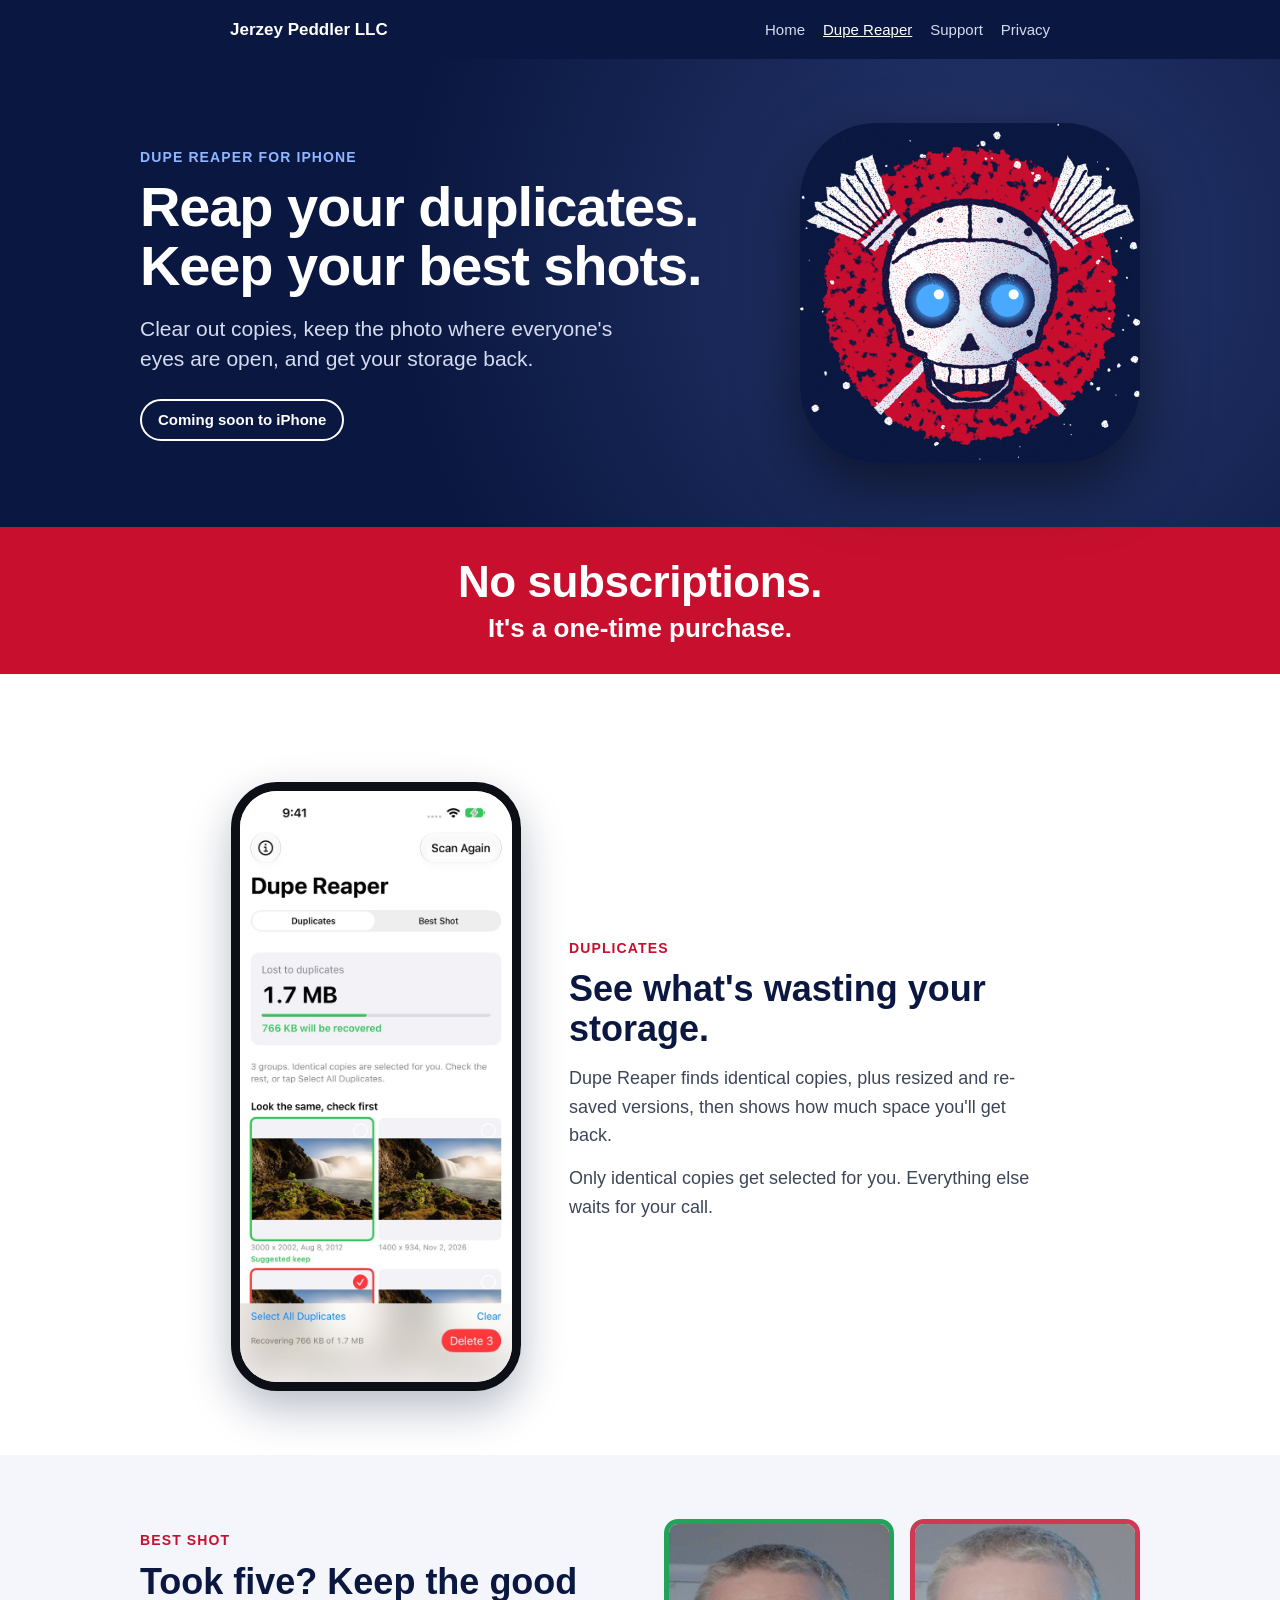
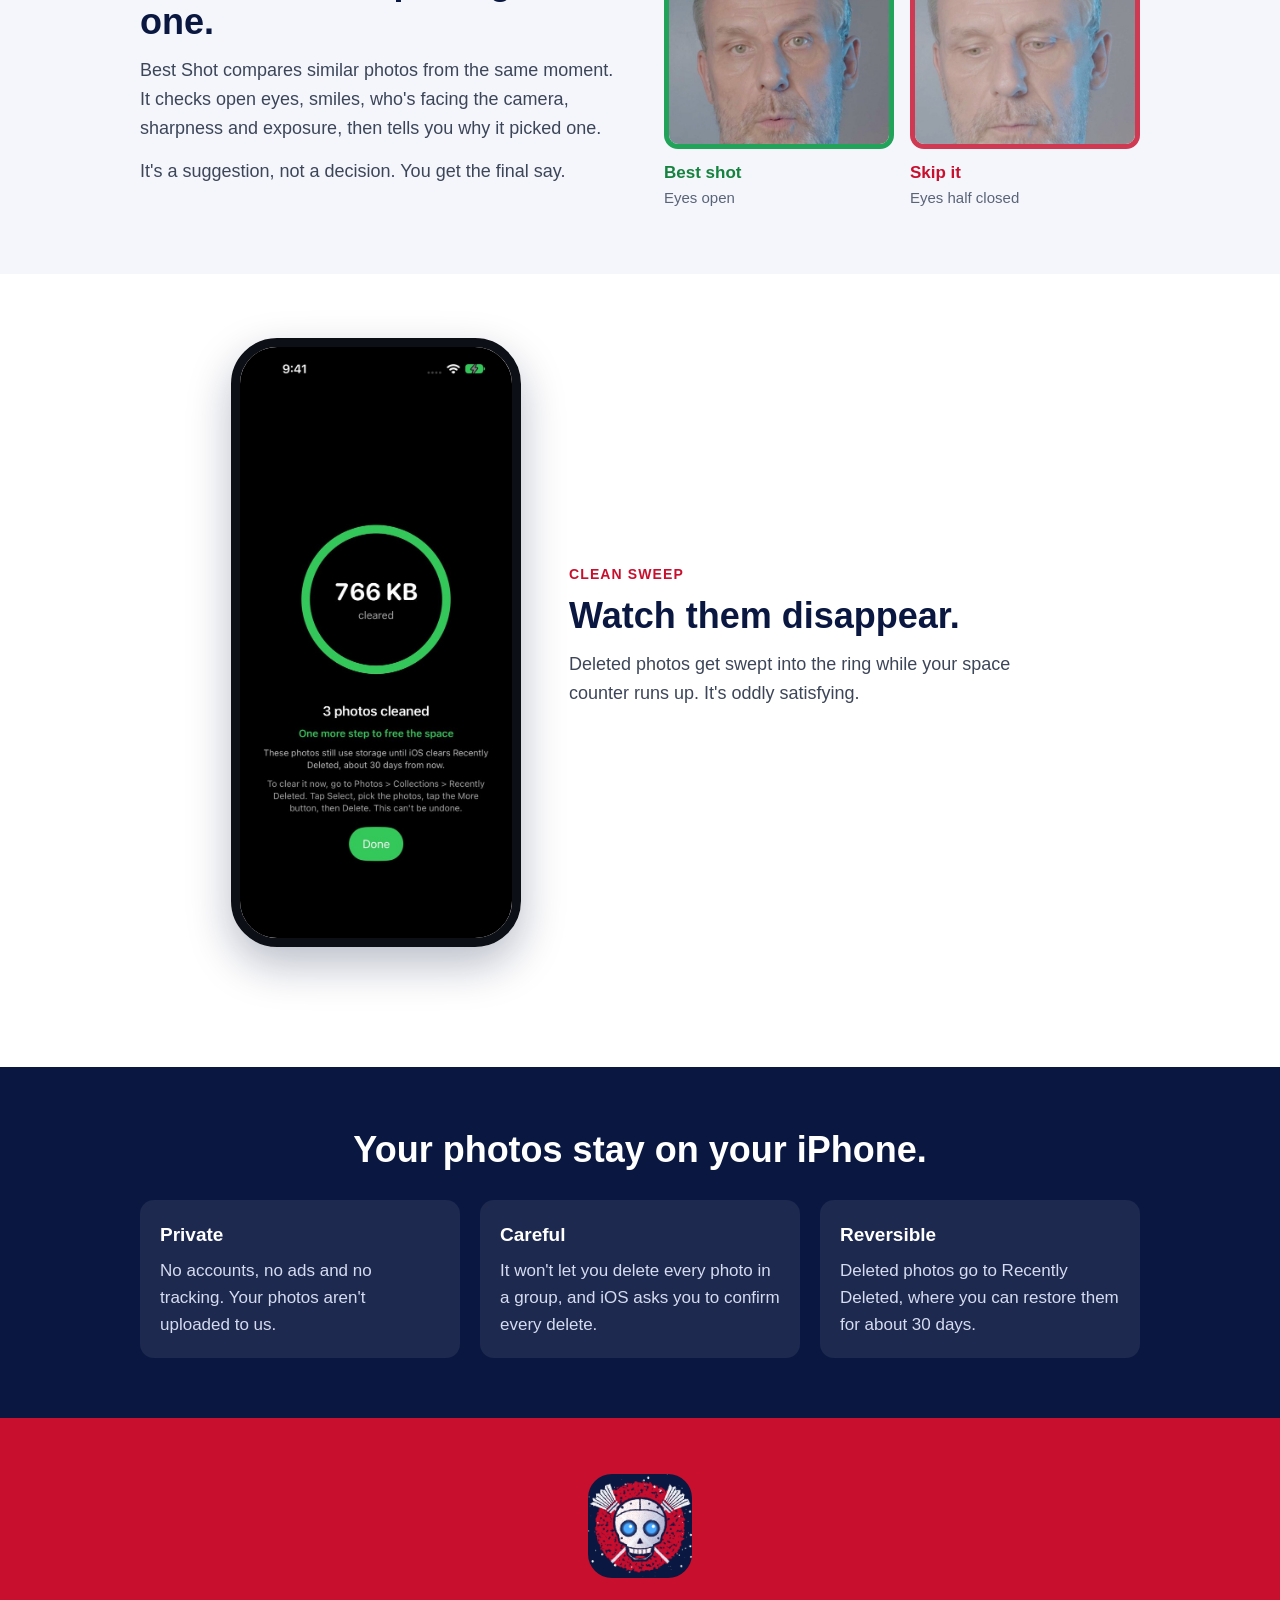
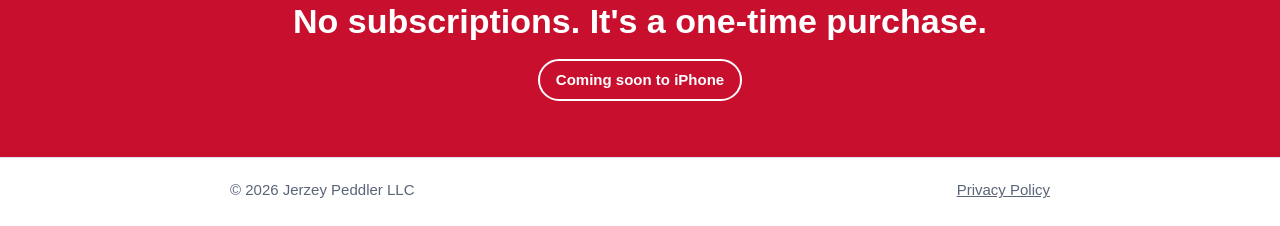
<file: dupe-reaper.html>
<!doctype html>
<html lang="en">
<head>
<meta charset="utf-8">
<meta name="viewport" content="width=device-width, initial-scale=1">
<title>Dupe Reaper | Jerzey Peddler LLC</title>
<meta name="description" content="Dupe Reaper finds duplicate photos on your iPhone and helps you keep your best shots. No subscriptions. One-time purchase.">
<link rel="stylesheet" href="style.css">
<link rel="stylesheet" href="dupe-reaper.css">
</head>
<body>
<header><div class="wrap">
  <a class="brand" href="index.html">Jerzey Peddler LLC</a>
  <nav>
    <a href="index.html">Home</a>
    <a href="dupe-reaper.html" aria-current="page">Dupe Reaper</a>
    <a href="support.html">Support</a>
    <a href="privacy.html">Privacy</a>
  </nav>
</div></header>

<section class="hero"><div class="wide">
  <div class="hero-copy">
    <p class="eyebrow">Dupe Reaper for iPhone</p>
    <h1>Reap your duplicates. Keep your best shots.</h1>
    <p class="hero-lead">Clear out copies, keep the photo where everyone's eyes are open, and get your storage back.</p>
    <span class="soon">Coming soon to iPhone</span>
  </div>
  <img class="mascot" src="dupe-reaper-icon.png" alt="Dupe Reaper icon: a friendly robot skull with crossed brooms">
</div></section>

<section class="price"><div class="wide">
  <p class="price-main">No subscriptions.</p>
  <p class="price-sub">It's a one-time purchase.</p>
</div></section>

<main class="story">
  <section class="row"><div class="wide">
    <img class="phone" src="shot-duplicates.jpg" alt="Dupe Reaper showing how much space duplicates are using, with a group of matching photos">
    <div class="row-copy">
      <p class="eyebrow red">Duplicates</p>
      <h2>See what's wasting your storage.</h2>
      <p>Dupe Reaper finds identical copies, plus resized and re-saved versions, then shows how much space you'll get back.</p>
      <p>Only identical copies get selected for you. Everything else waits for your call.</p>
    </div>
  </div></section>

  <section class="row flip tinted"><div class="wide">
    <div class="shots">
      <figure class="pick">
        <img src="best-open.jpg" alt="A man facing the camera with his eyes open">
        <figcaption><strong>Best shot</strong>Eyes open</figcaption>
      </figure>
      <figure class="pass">
        <img src="best-blink.jpg" alt="The same man a moment later, mid-blink">
        <figcaption><strong>Skip it</strong>Eyes half closed</figcaption>
      </figure>
    </div>
    <div class="row-copy">
      <p class="eyebrow red">Best Shot</p>
      <h2>Took five? Keep the good one.</h2>
      <p>Best Shot compares similar photos from the same moment. It checks open eyes, smiles, who's facing the camera, sharpness and exposure, then tells you why it picked one.</p>
      <p>It's a suggestion, not a decision. You get the final say.</p>
    </div>
  </div></section>

  <section class="row"><div class="wide">
    <img class="phone" src="shot-cleaned.jpg" alt="Dupe Reaper's finish screen showing 3 photos cleaned and 766 KB cleared">
    <div class="row-copy">
      <p class="eyebrow red">Clean sweep</p>
      <h2>Watch them disappear.</h2>
      <p>Deleted photos get swept into the ring while your space counter runs up. It's oddly satisfying.</p>
    </div>
  </div></section>
</main>

<section class="safe"><div class="wide">
  <h2>Your photos stay on your iPhone.</h2>
  <div class="safe-grid">
    <div><h3>Private</h3><p>No accounts, no ads and no tracking. Your photos aren't uploaded to us.</p></div>
    <div><h3>Careful</h3><p>It won't let you delete every photo in a group, and iOS asks you to confirm every delete.</p></div>
    <div><h3>Reversible</h3><p>Deleted photos go to Recently Deleted, where you can restore them for about 30 days.</p></div>
  </div>
</div></section>

<section class="closer"><div class="wide">
  <img src="dupe-reaper-icon.png" alt="">
  <h2>No subscriptions. It's a one-time purchase.</h2>
  <span class="soon">Coming soon to iPhone</span>
</div></section>

<footer><div class="wrap">
  <span>&copy; 2026 Jerzey Peddler LLC</span>
  <a href="privacy.html">Privacy Policy</a>
</div></footer>
</body>
</html>
</file>
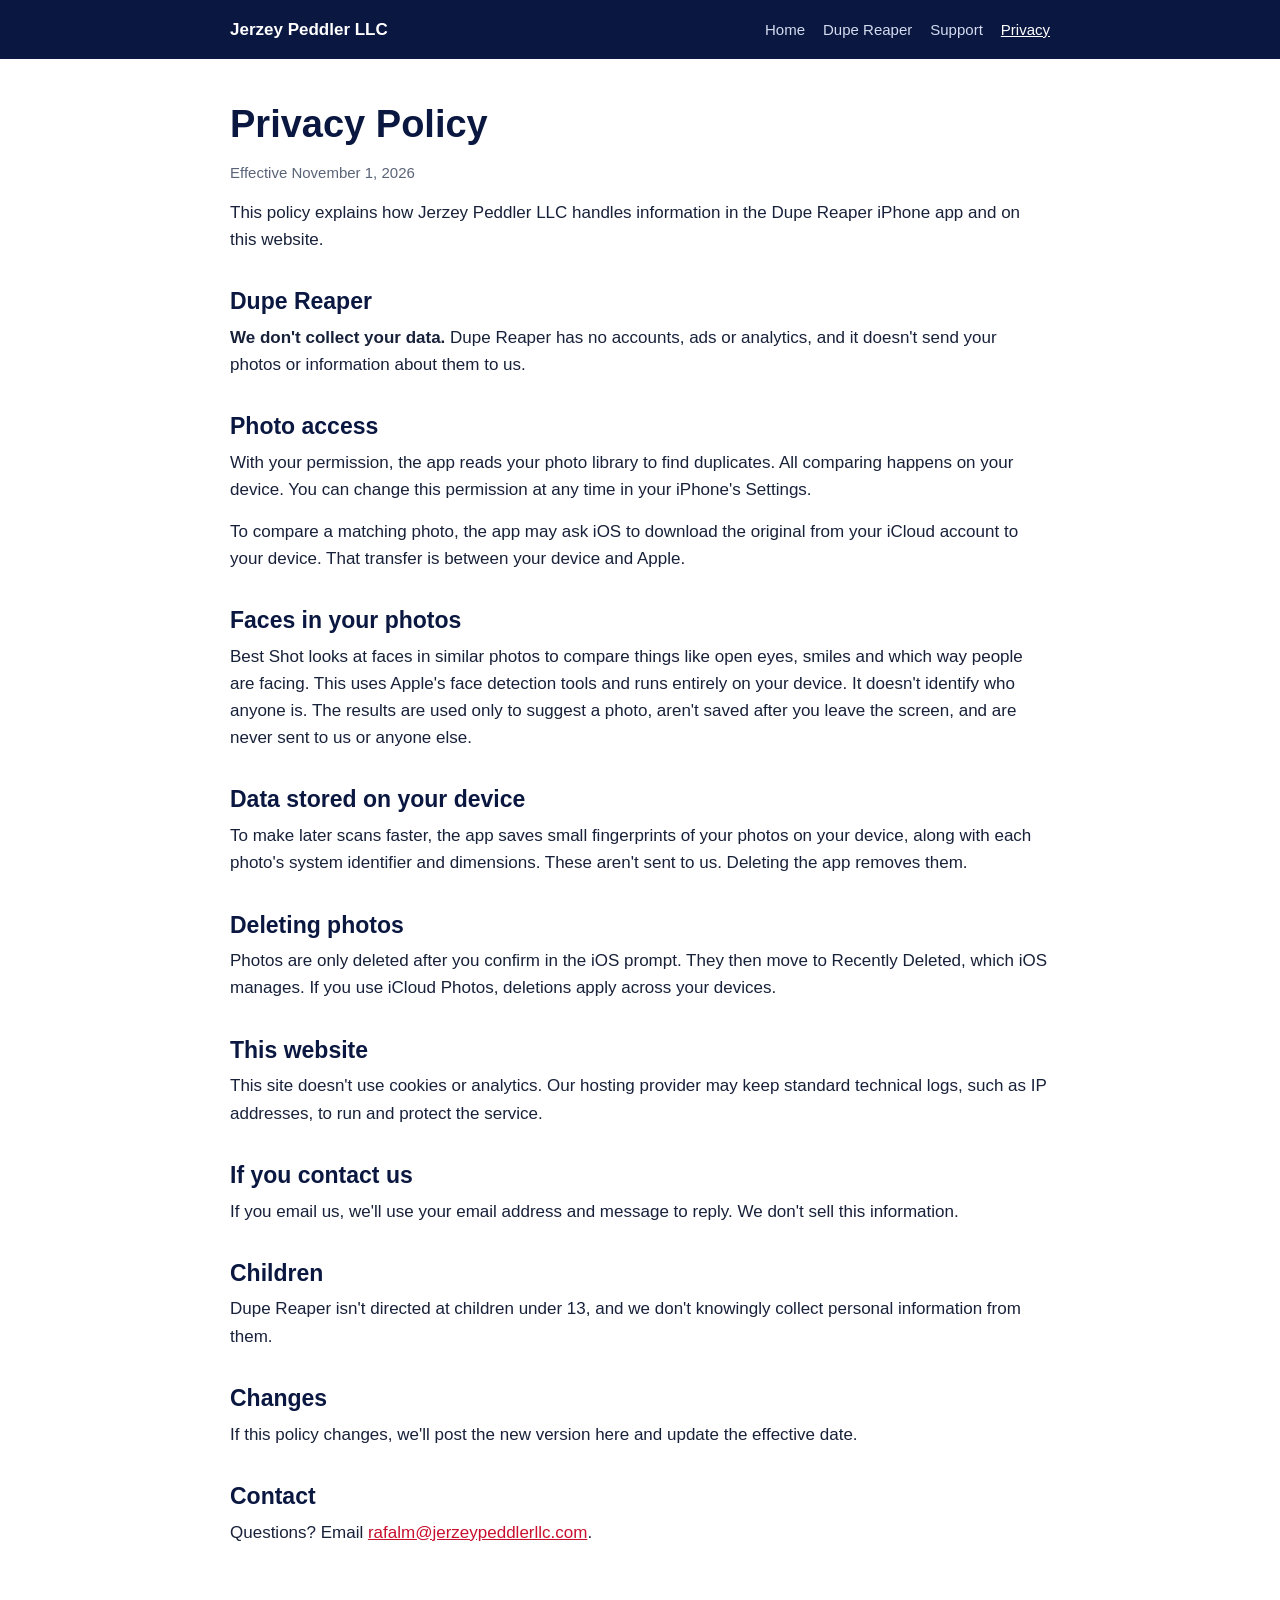
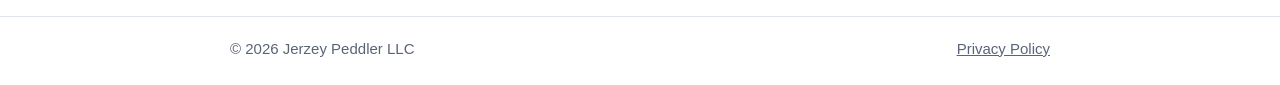
<file: privacy.html>
<!doctype html>
<html lang="en">
<head>
<meta charset="utf-8">
<meta name="viewport" content="width=device-width, initial-scale=1">
<title>Privacy Policy | Jerzey Peddler LLC</title>
<meta name="description" content="How Jerzey Peddler LLC and Dupe Reaper handle your information.">
<link rel="stylesheet" href="style.css">
</head>
<body>
<header><div class="wrap">
  <a class="brand" href="index.html">Jerzey Peddler LLC</a>
  <nav>
    <a href="index.html">Home</a>
    <a href="dupe-reaper.html">Dupe Reaper</a>
    <a href="support.html">Support</a>
    <a href="privacy.html" aria-current="page">Privacy</a>
  </nav>
</div></header>
<main><div class="wrap">
  <h1>Privacy Policy</h1>
  <p class="updated">Effective November 1, 2026</p>
  <p>This policy explains how Jerzey Peddler LLC handles information in the Dupe Reaper iPhone app and on this website.</p>

  <h2>Dupe Reaper</h2>
  <p><strong>We don't collect your data.</strong> Dupe Reaper has no accounts, ads or analytics, and it doesn't send your photos or information about them to us.</p>

  <h2>Photo access</h2>
  <p>With your permission, the app reads your photo library to find duplicates. All comparing happens on your device. You can change this permission at any time in your iPhone's Settings.</p>
  <p>To compare a matching photo, the app may ask iOS to download the original from your iCloud account to your device. That transfer is between your device and Apple.</p>

  <h2>Faces in your photos</h2>
  <p>Best Shot looks at faces in similar photos to compare things like open eyes, smiles and which way people are facing. This uses Apple's face detection tools and runs entirely on your device. It doesn't identify who anyone is. The results are used only to suggest a photo, aren't saved after you leave the screen, and are never sent to us or anyone else.</p>

  <h2>Data stored on your device</h2>
  <p>To make later scans faster, the app saves small fingerprints of your photos on your device, along with each photo's system identifier and dimensions. These aren't sent to us. Deleting the app removes them.</p>

  <h2>Deleting photos</h2>
  <p>Photos are only deleted after you confirm in the iOS prompt. They then move to Recently Deleted, which iOS manages. If you use iCloud Photos, deletions apply across your devices.</p>

  <h2>This website</h2>
  <p>This site doesn't use cookies or analytics. Our hosting provider may keep standard technical logs, such as IP addresses, to run and protect the service.</p>

  <h2>If you contact us</h2>
  <p>If you email us, we'll use your email address and message to reply. We don't sell this information.</p>

  <h2>Children</h2>
  <p>Dupe Reaper isn't directed at children under 13, and we don't knowingly collect personal information from them.</p>

  <h2>Changes</h2>
  <p>If this policy changes, we'll post the new version here and update the effective date.</p>

  <h2>Contact</h2>
  <p>Questions? Email <a href="mailto:rafalm@jerzeypeddlerllc.com">rafalm@jerzeypeddlerllc.com</a>.</p>
</div></main>
<footer><div class="wrap">
  <span>&copy; 2026 Jerzey Peddler LLC</span>
  <a href="privacy.html">Privacy Policy</a>
</div></footer>
</body>
</html>
</file>
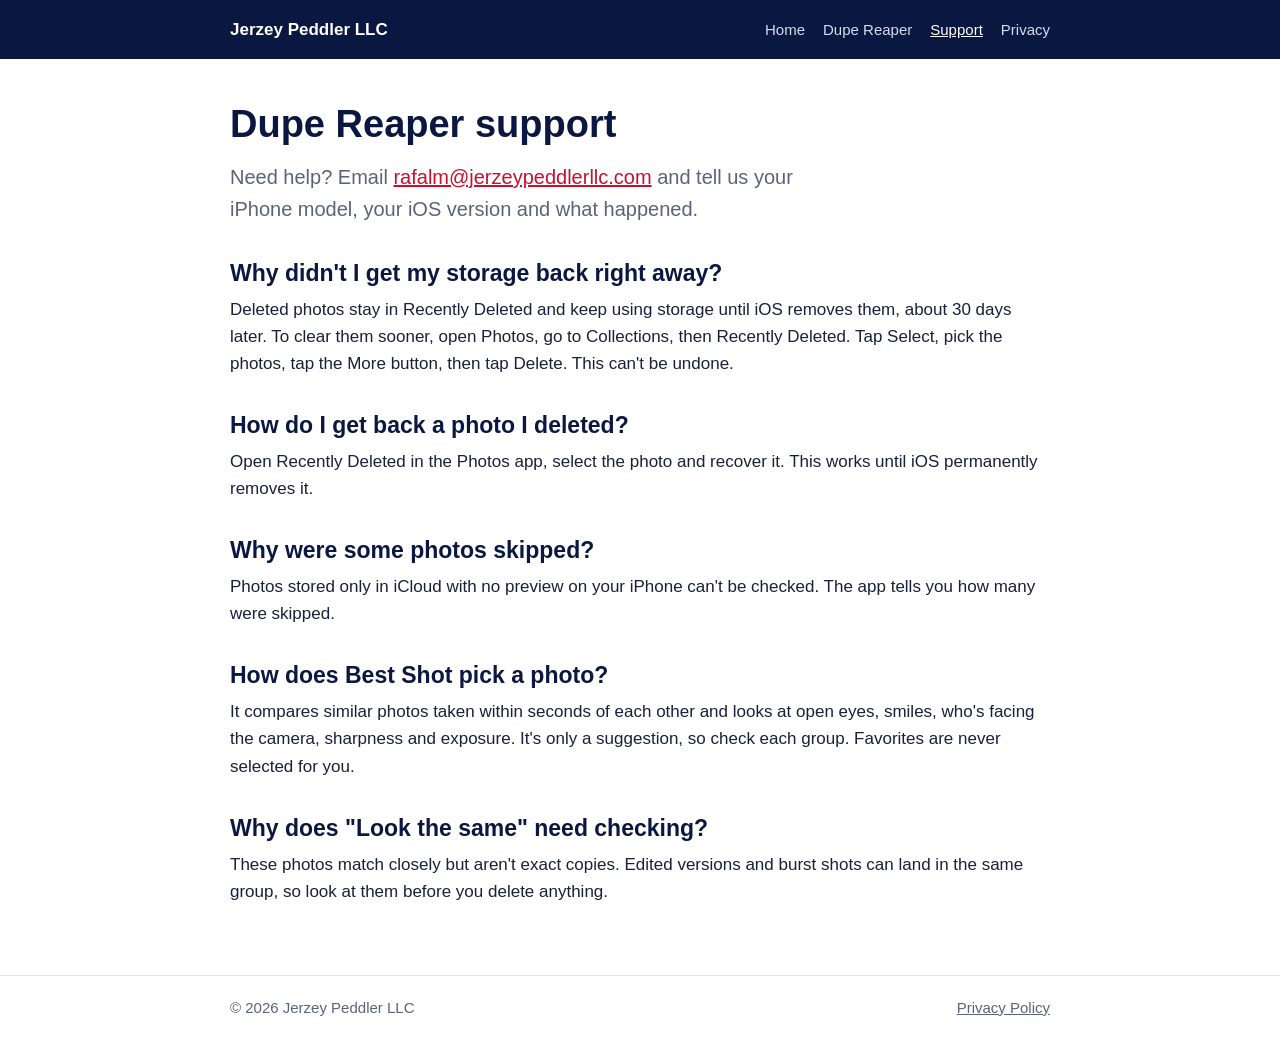
<file: support.html>
<!doctype html>
<html lang="en">
<head>
<meta charset="utf-8">
<meta name="viewport" content="width=device-width, initial-scale=1">
<title>Support | Jerzey Peddler LLC</title>
<meta name="description" content="Get help with Dupe Reaper.">
<link rel="stylesheet" href="style.css">
</head>
<body>
<header><div class="wrap">
  <a class="brand" href="index.html">Jerzey Peddler LLC</a>
  <nav>
    <a href="index.html">Home</a>
    <a href="dupe-reaper.html">Dupe Reaper</a>
    <a href="support.html" aria-current="page">Support</a>
    <a href="privacy.html">Privacy</a>
  </nav>
</div></header>
<main><div class="wrap">
  <h1>Dupe Reaper support</h1>
  <p class="lead">Need help? Email <a href="mailto:rafalm@jerzeypeddlerllc.com">rafalm@jerzeypeddlerllc.com</a> and tell us your iPhone model, your iOS version and what happened.</p>

  <h2>Why didn't I get my storage back right away?</h2>
  <p>Deleted photos stay in Recently Deleted and keep using storage until iOS removes them, about 30 days later. To clear them sooner, open Photos, go to Collections, then Recently Deleted. Tap Select, pick the photos, tap the More button, then tap Delete. This can't be undone.</p>

  <h2>How do I get back a photo I deleted?</h2>
  <p>Open Recently Deleted in the Photos app, select the photo and recover it. This works until iOS permanently removes it.</p>

  <h2>Why were some photos skipped?</h2>
  <p>Photos stored only in iCloud with no preview on your iPhone can't be checked. The app tells you how many were skipped.</p>

  <h2>How does Best Shot pick a photo?</h2>
  <p>It compares similar photos taken within seconds of each other and looks at open eyes, smiles, who's facing the camera, sharpness and exposure. It's only a suggestion, so check each group. Favorites are never selected for you.</p>

  <h2>Why does "Look the same" need checking?</h2>
  <p>These photos match closely but aren't exact copies. Edited versions and burst shots can land in the same group, so look at them before you delete anything.</p>
</div></main>
<footer><div class="wrap">
  <span>&copy; 2026 Jerzey Peddler LLC</span>
  <a href="privacy.html">Privacy Policy</a>
</div></footer>
</body>
</html>
</file>
<file: style.css>
:root {
  --navy: #0a1740;
  --ink: #18213a;
  --muted: #5a6478;
  --line: #dfe4ee;
  --red: #c8102e;
  --paper: #ffffff;
  --tint: #f4f6fb;
}

* { box-sizing: border-box; }

body {
  margin: 0;
  background: var(--paper);
  color: var(--ink);
  font: 17px/1.6 -apple-system, BlinkMacSystemFont, "Segoe UI", Roboto, Helvetica, Arial, sans-serif;
}

a { color: var(--red); }

.wrap { max-width: 860px; margin: 0 auto; padding: 0 20px; }

header { background: var(--navy); color: #fff; }
header .wrap { display: flex; flex-wrap: wrap; gap: 8px 24px; align-items: center; justify-content: space-between; padding-top: 16px; padding-bottom: 16px; }
header .brand { color: #fff; font-weight: 700; text-decoration: none; }
nav { display: flex; flex-wrap: wrap; gap: 6px 18px; }
nav a { color: #d5dcf0; text-decoration: none; font-size: 15px; }
nav a:hover, nav a[aria-current="page"] { color: #fff; text-decoration: underline; }

main { padding: 44px 0 56px; }

h1 { font-size: 38px; line-height: 1.15; margin: 0 0 14px; color: var(--navy); }
h2 { font-size: 23px; line-height: 1.25; margin: 34px 0 8px; color: var(--navy); }
p, ul { margin: 0 0 14px; }
li { margin-bottom: 6px; }
.lead { font-size: 20px; color: var(--muted); max-width: 620px; }
.updated { color: var(--muted); font-size: 15px; }

.cards { display: grid; grid-template-columns: repeat(auto-fit, minmax(240px, 1fr)); gap: 16px; margin: 28px 0; }
.card { background: var(--tint); border: 1px solid var(--line); border-radius: 12px; padding: 20px; }
.card h2 { margin-top: 0; font-size: 19px; }
.card p { margin-bottom: 0; }

.app { display: flex; flex-wrap: wrap; gap: 24px; align-items: center; margin-bottom: 24px; }
.app img { width: 148px; height: 148px; border-radius: 33px; }
.app div { flex: 1 1 280px; }
.status { display: inline-block; background: var(--navy); color: #fff; font-size: 14px; font-weight: 600; padding: 4px 12px; border-radius: 999px; }

footer { border-top: 1px solid var(--line); color: var(--muted); font-size: 15px; }
footer .wrap { display: flex; flex-wrap: wrap; gap: 6px 20px; justify-content: space-between; padding-top: 20px; padding-bottom: 24px; }
footer a { color: var(--muted); }

@media (max-width: 560px) {
  h1 { font-size: 30px; }
  .lead { font-size: 18px; }
  main { padding: 32px 0 44px; }
}
</file>
<file: dupe-reaper.css>
.wide { max-width: 1040px; margin: 0 auto; padding: 0 20px; }

.eyebrow {
  margin: 0 0 10px;
  color: #8fb6ff;
  font-size: 14px;
  font-weight: 700;
  letter-spacing: 0.08em;
  text-transform: uppercase;
}
.eyebrow.red { color: var(--red); }

.soon {
  display: inline-block;
  padding: 7px 16px;
  border: 2px solid #fff;
  border-radius: 999px;
  color: #fff;
  font-size: 15px;
  font-weight: 700;
}

.hero {
  background: radial-gradient(circle at 78% 42%, #27386f 0, var(--navy) 58%);
  color: #fff;
  padding: 64px 0;
}
.hero .wide { display: flex; flex-wrap: wrap; gap: 36px; align-items: center; justify-content: space-between; }
.hero-copy { flex: 1 1 440px; }
.hero h1 { color: #fff; font-size: 56px; line-height: 1.05; letter-spacing: -0.02em; margin: 0 0 18px; }
.hero-lead { color: #d5dcf0; font-size: 21px; line-height: 1.45; margin: 0 0 24px; max-width: 520px; }
.mascot {
  flex: 0 1 340px;
  width: 340px;
  max-width: 100%;
  border-radius: 76px;
  box-shadow: 0 24px 60px rgba(0, 0, 0, 0.5);
}

.price { background: var(--red); color: #fff; padding: 30px 0; text-align: center; }
.price p { margin: 0; line-height: 1.15; }
.price-main { font-size: 44px; font-weight: 800; letter-spacing: -0.01em; }
.price-sub { font-size: 26px; font-weight: 600; margin-top: 6px !important; }

.row { padding: 64px 0; }
.row .wide { display: flex; flex-wrap: wrap; gap: 48px; align-items: center; justify-content: center; }
.row.flip .wide { flex-direction: row-reverse; }
.tinted { background: var(--tint); }
.row-copy { flex: 1 1 340px; max-width: 480px; }
.row-copy h2 { font-size: 36px; line-height: 1.12; margin: 0 0 14px; }
.row-copy p:not(.eyebrow) { font-size: 18px; color: #3d4659; }
.phone {
  width: 290px;
  max-width: 100%;
  border: 9px solid #0d0f16;
  border-radius: 46px;
  box-shadow: 0 18px 44px rgba(10, 23, 64, 0.28);
}

.shots { display: flex; gap: 16px; flex: 1 1 340px; max-width: 480px; }
.shots figure { flex: 1; margin: 0; }
.shots img { display: block; width: 100%; border-radius: 14px; border: 5px solid transparent; }
.pick img { border-color: #22a35a; }
.pass img { border-color: var(--red); opacity: 0.82; }
.shots figcaption { margin-top: 10px; font-size: 15px; color: var(--muted); }
.shots strong { display: block; font-size: 17px; }
.pick strong { color: #16823f; }
.pass strong { color: var(--red); }

.safe { background: var(--navy); color: #fff; padding: 60px 0; }
.safe h2 { color: #fff; font-size: 36px; margin: 0 0 28px; text-align: center; }
.safe-grid { display: grid; grid-template-columns: repeat(auto-fit, minmax(240px, 1fr)); gap: 20px; }
.safe-grid div { background: rgba(255, 255, 255, 0.08); border-radius: 14px; padding: 20px; }
.safe-grid h3 { color: #fff; margin: 0 0 6px; font-size: 19px; }
.safe-grid p { margin: 0; color: #d5dcf0; }

.closer { background: var(--red); color: #fff; padding: 56px 0; text-align: center; }
.closer img { width: 104px; height: 104px; border-radius: 24px; margin-bottom: 16px; }
.closer h2 { color: #fff; font-size: 34px; line-height: 1.15; margin: 0 0 18px; }

@media (max-width: 560px) {
  .hero { padding: 40px 0; }
  .hero h1 { font-size: 40px; }
  .hero-lead { font-size: 18px; }
  .mascot { width: 220px; flex-basis: 220px; border-radius: 50px; margin: 0 auto; }
  .price-main { font-size: 34px; }
  .price-sub { font-size: 21px; }
  .row { padding: 44px 0; }
  .row .wide, .row.flip .wide { flex-direction: column; gap: 28px; }
  .row-copy h2, .safe h2 { font-size: 28px; }
  .shots, .row-copy { flex: none; width: 100%; max-width: none; }
  .closer h2 { font-size: 27px; }
}
</file>
